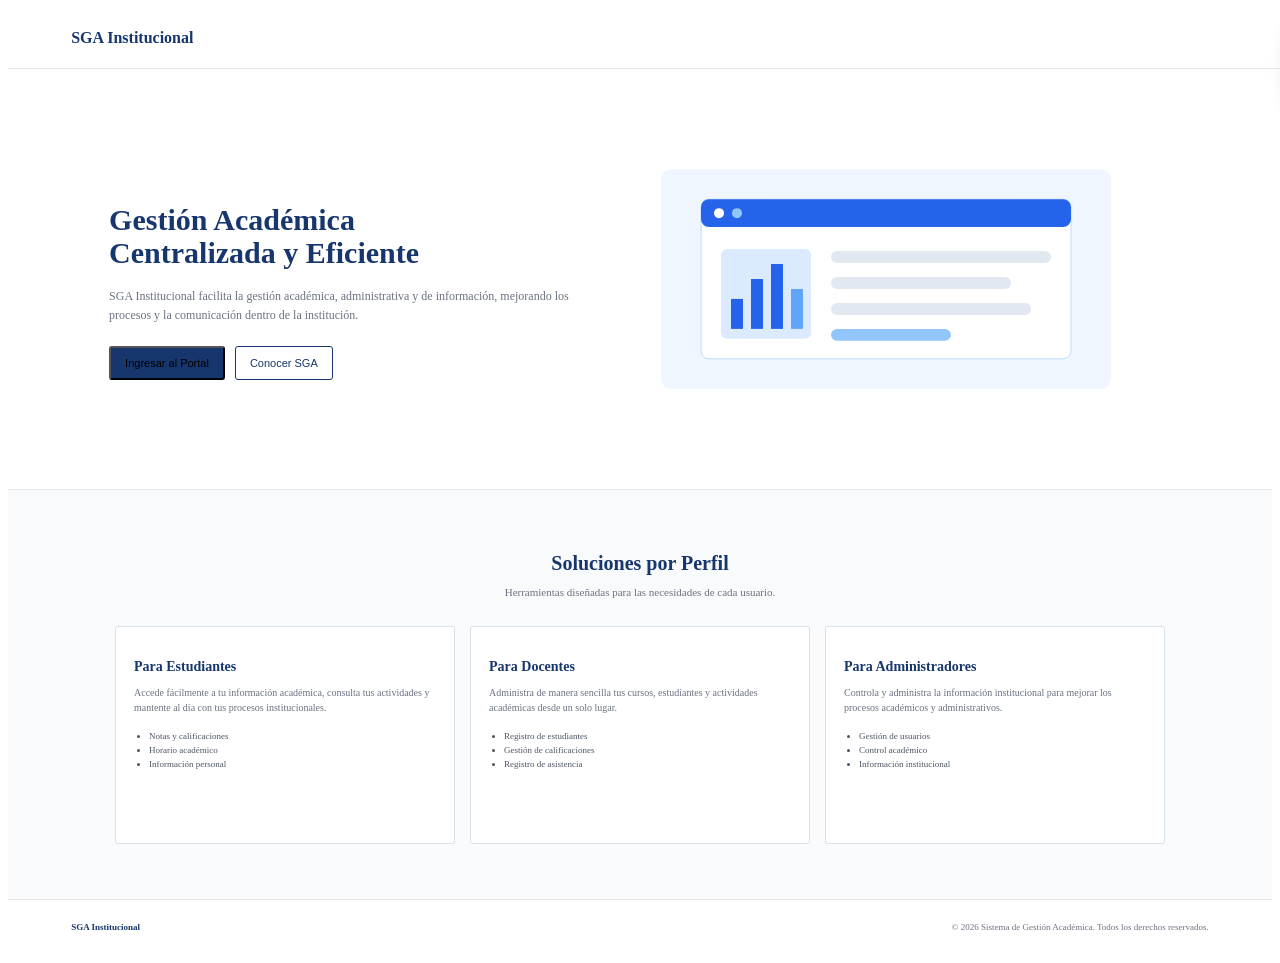
<file: html/introduccion.html>
<!DOCTYPE html>
<html lang="es">

<head>
    <meta charset="UTF-8">
    <meta name="viewport" content="width=device-width, initial-scale=1.0">

    <title>SGA Institucional</title>

    <!-- Conexión con CSS -->
    <link rel="stylesheet" href="../css/style.css">
    <link rel="stylesheet" href="../css/introduccion.css">
</head>
<body>
    <!-- BARRA DE NAVEGACIÓN -->
    <header class="navbar">
        <div class="logo">
            SGA Institucional
        </div>
    </header>

    <!-- SECCIÓN PRINCIPAL -->
    <main>
        <section class="hero">
            <div class="hero-text">
                <h1>
                    Gestión Académica<br>
                    Centralizada y Eficiente
                </h1>
                <p>
                    SGA Institucional facilita la gestión académica,
                    administrativa y de información, mejorando los
                    procesos y la comunicación dentro de la institución.
                </p>
                <div class="hero-botones">
                    <button id="btnPortal">
                        Ingresar al Portal
                    </button>
                    <button id="btnConocer" class="boton-secundario">
                        Conocer SGA
                    </button>
                </div>
            </div>
            <div class="hero-imagen">
                <img src="../img/hero_sga.svg" alt="Gestión académica">
            </div>
        </section>
        <!-- SOLUCIONES POR PERFIL -->
        <section class="perfiles" id="funcionalidades">
            <div class="titulo-seccion">
                <h2>
                    Soluciones por Perfil
                </h2>
                <p>
                    Herramientas diseñadas para las necesidades de cada usuario.
                </p>
            </div>
            <div class="tarjetas">
                <!-- ESTUDIANTES -->
                <article class="tarjeta">
                    <h3>
                        Para Estudiantes
                    </h3>
                    <p>
                        Accede fácilmente a tu información académica,
                        consulta tus actividades y mantente al día
                        con tus procesos institucionales.
                    </p>
                    <ul>
                        <li>Notas y calificaciones</li>
                        <li>Horario académico</li>
                        <li>Información personal</li>
                    </ul>
                </article>

                <!-- DOCENTES -->
                <article class="tarjeta">
                    <h3>
                        Para Docentes
                    </h3>
                    <p>
                        Administra de manera sencilla tus cursos,
                        estudiantes y actividades académicas desde
                        un solo lugar.
                    </p>
                    <ul>
                        <li>Registro de estudiantes</li>
                        <li>Gestión de calificaciones</li>
                        <li>Registro de asistencia</li>
                    </ul>
                </article>
                <!-- ADMINISTRADORES -->
                <article class="tarjeta">
                    <h3>
                        Para Administradores
                    </h3>
                    <p>
                        Controla y administra la información
                        institucional para mejorar los procesos
                        académicos y administrativos.
                    </p>
                    <ul>
                        <li>Gestión de usuarios</li>
                        <li>Control académico</li>
                        <li>Información institucional</li>
                    </ul>
                </article>
            </div>
        </section>
    </main>
    <!-- PIE DE PÁGINA -->
    <footer id="ayuda">
        <div class="footer-logo">
            SGA Institucional
        </div>
        <p>
            © 2026 Sistema de Gestión Académica. Todos los derechos reservados.
        </p>
    </footer>
    
    <script src="../js/auth.js"></script>
    <script src="../js/introduccion.js"></script>

    <div id="alerta" class="alerta">
    <div class="alerta-contenido">
        <span id="alertaIcono" class="alerta-icono">✓</span>

        <div>
            <h3 id="alertaTitulo">Éxito</h3>
            <p id="alertaMensaje">La operación se realizó correctamente.</p>
        </div>

        <button id="cerrarAlerta" class="cerrar-alerta">×</button>
    </div>
</div>
</body>
</html>
</file>
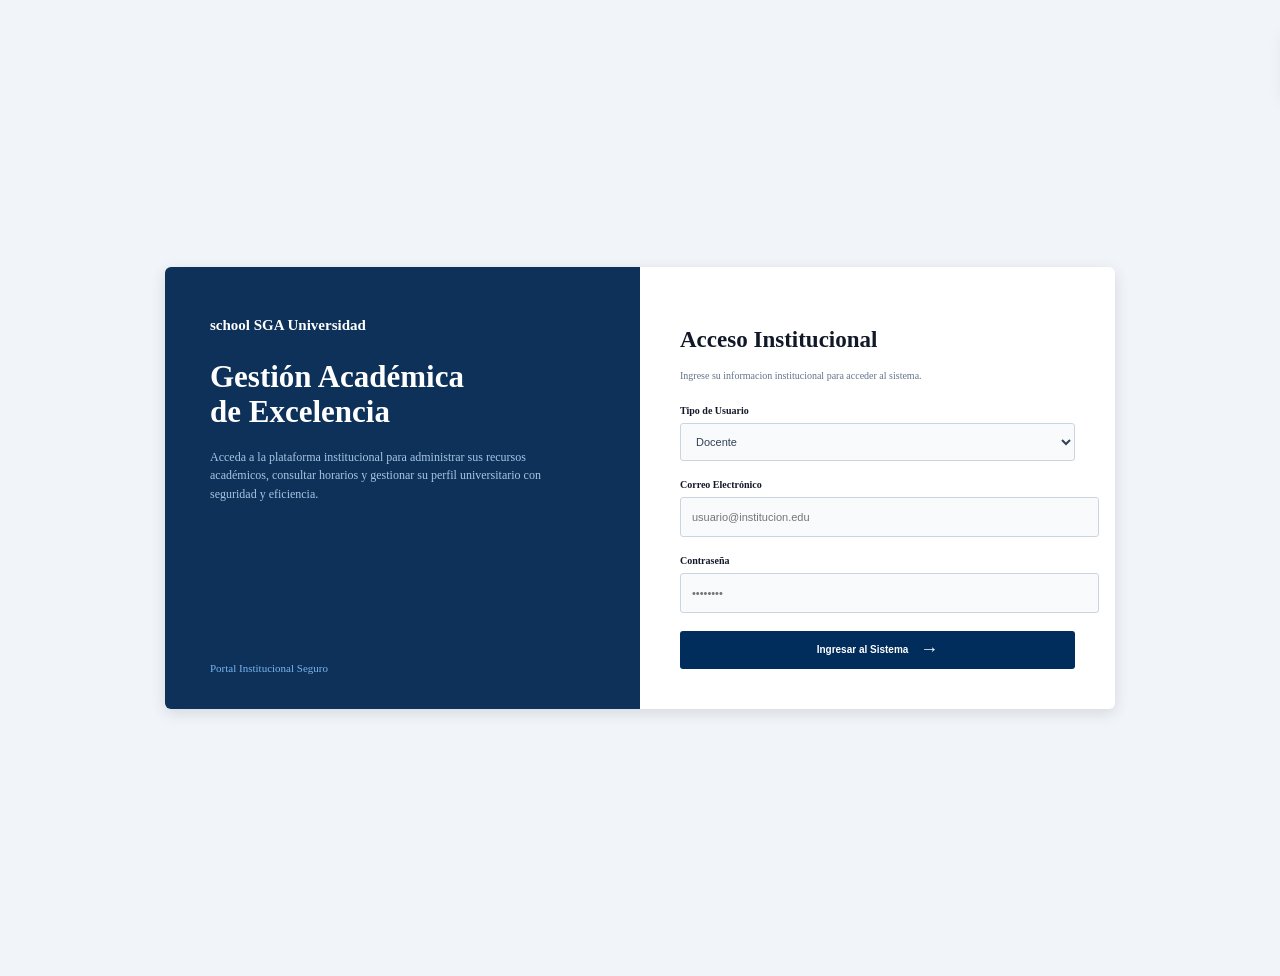
<file: html/registro.html>
<!DOCTYPE html>
<html lang="es">

<head>
    <meta charset="UTF-8">
    <meta name="viewport" content="width=device-width, initial-scale=1.0">

    <title>Acceso Institucional - SGA</title>

    <link rel="stylesheet" href="../css/style.css">
</head>
<body class="pagina-acceso">
    <main class="contenedor-acceso">
        <!-- PANEL IZQUIERDO -->
        <section class="panel-informacion">
            <div>
                <h3>
                    school SGA Universidad
                </h3>
                <h1>
                    Gestión Académica<br>
                    de Excelencia
                </h1>
                <p>
                    Acceda a la plataforma institucional para administrar
                    sus recursos académicos, consultar horarios y gestionar
                    su perfil universitario con seguridad y eficiencia.
                </p>
            </div>
            <div class="seguridad">    
            <span>Portal Institucional Seguro</span>
            </div>
        </section>
        <!-- FORMULARIO DE ACCESO -->
        <section class="formulario-acceso">
            <h2>
                Acceso Institucional
            </h2>
            <p class="descripcion-acceso">
                Ingrese su informacion institucional para acceder al sistema.
            </p>
            <form id="formRegistro">
                <p id="mensajeError" class="mensaje-error" hidden></p>
                <div class="campo-acceso">
                    <label for="tipoUsuario">
                        Tipo de Usuario
                    </label>
                    <select id="tipoUsuario">
                        <option value="docente">
                            Docente
                        </option>
                        <option value="administrador">
                            Administrador
                        </option>
                        <option value="estudiante">
                            Estudiante
                        </option>
                    </select>
                </div>

                <div class="campo-acceso">
                    <label for="correo">
                        Correo Electrónico
                    </label>
                    <input
                        type="email"
                        id="correo"
                        placeholder="usuario@institucion.edu"
                    >
                </div>

                <div class="campo-acceso">
                    <div class="label-password">
                        <label for="contrasena">
                            Contraseña
                        </label>

                    </div>
                    <input
                        type="password"
                        id="contrasena"
                        placeholder="••••••••"
                    >
                </div>
                <button
                    type="submit"
                    id="btnIngresar"
                    class="btn-ingresar"
                >
                    Ingresar al Sistema
                    <span>→</span>
                </button>
            </form>
        </section>
    </main>
    <script src="../js/auth.js"></script>
    <script src="../js/login.js"></script>

    <div id="alerta" class="alerta">
    <div class="alerta-contenido">
        <span id="alertaIcono" class="alerta-icono">✓</span>

        <div>
            <h3 id="alertaTitulo">Éxito</h3>
            <p id="alertaMensaje">La operación se realizó correctamente.</p>
        </div>

        <button id="cerrarAlerta" class="cerrar-alerta">×</button>
    </div>
</div>
</body>
</html>
</file>
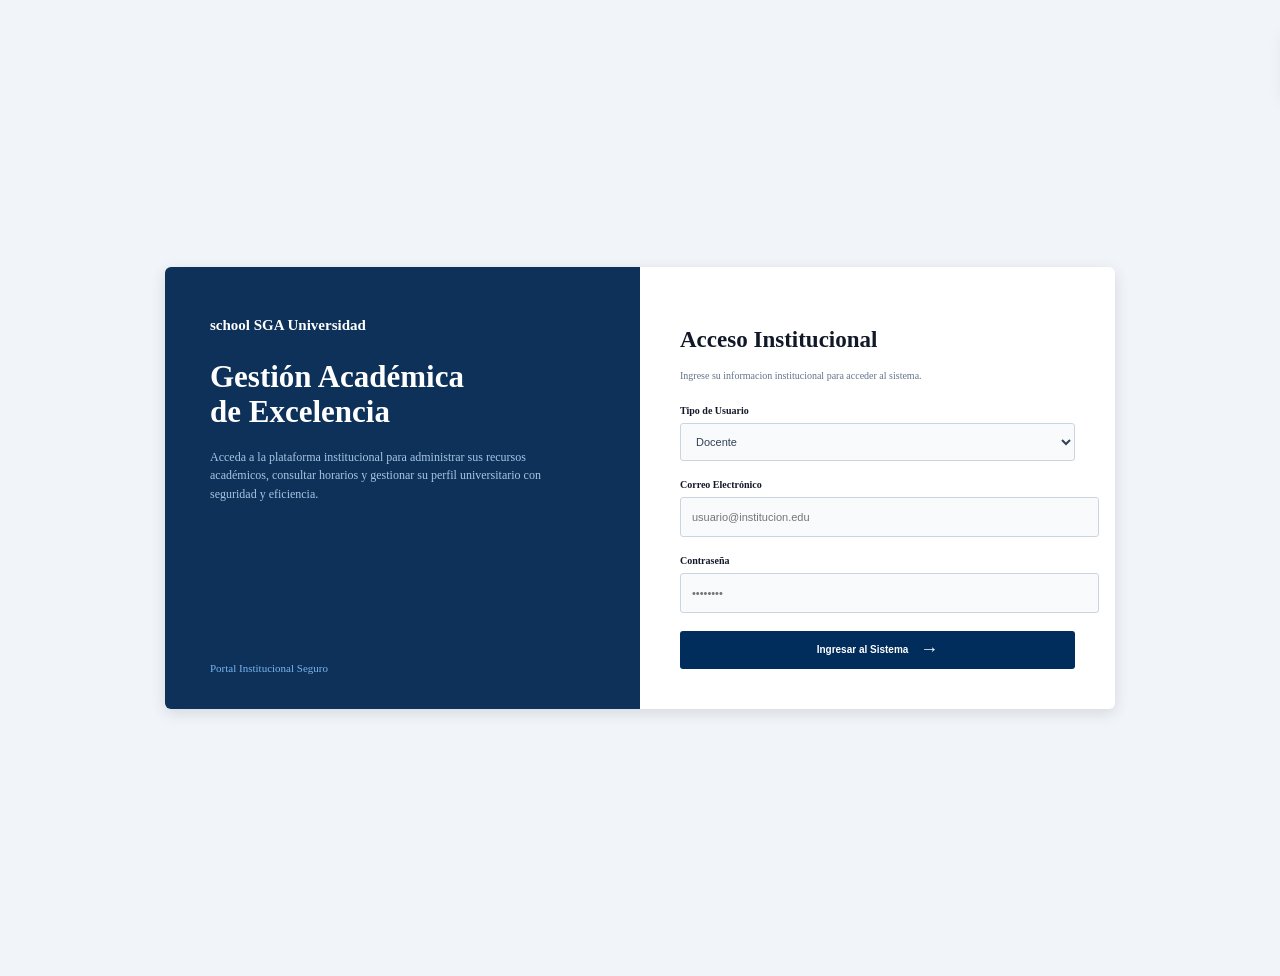
<file: admin/html/CrearGrupo.html>
<!DOCTYPE html>
<html lang="es">

<head>
    <meta charset="UTF-8">
    <meta name="viewport" content="width=device-width, initial-scale=1.0">

    <title>Crear Grupo - Academia Pro</title>

    <link rel="stylesheet" href="../css/Ges_Universidad.css">
    <link rel="stylesheet" href="../css/grupo.css">
</head>

<body>

    <!-- BARRA LATERAL -->
    <aside class="sidebar">

        <div class="logo-admin">
            <h2>Academia Pro</h2>
            <span>Portal Universitario</span>
        </div>

        <div class="usuario-admin">
            <strong>Coordinador / Admin</strong>
        </div>

        <nav class="menu">

            <a href="Ges_Universidad.html">
                 Panel de Control
            </a>

            <a href="CrearUsuario.html" >
                 Crear Usuario
            </a>

            <a href="CrearMateria.html">
                 Crear Materia
            </a>

            <a href="CrearGrupo.html" class="activo">
                 Crear Grupo
            </a>

            <a href="../../html/registro.html" id="btnCerrarSesion">
                 Cerrar Sesión
            </a>
        </nav>
    </aside>

    <!-- CONTENIDO PRINCIPAL -->
    <main class="contenido">
        <!-- BARRA SUPERIOR -->
        <header class="topbar">

            <div class="ruta">
                <strong>Academia Pro</strong>
                <span>/ Crear Grupo</span>
            </div>

            <div class="perfil">

                <span>1</span>
                <span>2</span>

                <div>
                    <strong>Dr. Carlos Mendoza</strong>
                    <small>Administrador / Central</small>
                </div>

                <div class="avatar">
                    CM
                </div>
            </div>
        </header>

        <!-- ENCABEZADO -->
        <section class="encabezado-grupo">

            <h1>
                Configuración y Asignación de Grupo
            </h1>

            <p>
                Defina los parámetros académicos, docentes y logísticos
                para la apertura de un nuevo grupo.
            </p>

        </section>

        <!-- FORMULARIO -->
        <section class="formulario-grupo">
            <form id="formGrupo">
                <!-- IDENTIFICACIÓN -->
                <div class="seccion-formulario">

                    <h2>
                        Identificación del Grupo
                    </h2>

                    <div class="linea-formulario">

                        <div class="campo-grupo">

                            <label for="codigoGrupo">
                                Código del Grupo *
                            </label>

                            <input
                                type="text"
                                id="codigoGrupo"
                                placeholder="Ej. MAT-101-A"
                            >

                        </div>

                        <div class="campo-grupo">

                            <label for="periodo">
                                Semestre / Período *
                            </label>

                            <select id="periodo">

                                <option value="">
                                    Seleccione un período
                                </option>

                                <option value="2026-I">
                                    2026-I
                                </option>

                                <option value="2026-II">
                                    2026-II
                                </option>

                                <option value="2027-I">
                                    2027-I
                                </option>
                            </select>
                        </div>
                    </div>
                </div>

                <!-- ASIGNACIÓN ACADÉMICA -->
                <div class="seccion-formulario">

                    <h2>
                        Asignación Académica
                    </h2>
                    <div class="linea-formulario">
                        <div class="campo-grupo">

                            <label for="materia">
                                Materia *
                            </label>

                            <select id="materia">

                                <option value="">
                                    Buscar materia...
                                </option>

                                <option value="Calculo Diferencial">
                                    Cálculo Diferencial
                                </option>

                                <option value="Fisica Clasica">
                                    Física Clásica
                                </option>

                                <option value="Programacion">
                                    Programación
                                </option>

                                <option value="Algebra Lineal">
                                    Álgebra Lineal
                                </option>
                            </select>
                        </div>

                        <div class="campo-grupo">

                            <label for="docente">
                                Docente Asignado *
                            </label>

                            <select id="docente">

                                <option value="">
                                    Seleccionar docente...
                                </option>

                                <option value="Carlos Ruiz">
                                    Carlos Ruiz
                                </option>

                                <option value="Elena Marquez">
                                    Elena Márquez
                                </option>

                                <option value="Ana Gomez">
                                    Ana Gómez
                                </option>
                            </select>
                        </div>
                    </div>
                </div>

                <!-- DETALLES LOGÍSTICOS -->
                <div class="seccion-formulario">

                    <h2>
                        Detalles Logísticos
                    </h2>

                    <div class="linea-formulario">
                        <div class="campo-grupo campo-capacidad">

                            <label for="capacidad">
                                Capacidad Máx. *
                            </label>

                            <input
                                type="number"
                                id="capacidad"
                                placeholder="30"
                                min="1"
                            >
                        </div>

                        <div class="campo-grupo">

                            <label for="aula">
                                Aula Preferida
                            </label>

                            <input
                                type="text"
                                id="aula"
                                placeholder="Ej. Edificio A - Lab 3"
                            >
                        </div>
                    </div>
                </div>

                <!-- BOTONES -->
                <a href="Ges_Universidad.html" class="btn-cancelar">
                     Cancelar
                </a>

                <button type="submit" id="btnGuardarGrupo">
                     Guardar Grupo
                </button>
            </form>
        </section>
    </main>
    <script src="../../js/auth.js" data-rol="administrador"></script>
    <script src="../../js/almacen.js"></script>
    <script src="../js/grupo.js"></script>



    <div id="alerta" class="alerta">
    <div class="alerta-contenido">
        <span id="alertaIcono" class="alerta-icono">✓</span>

        <div>
            <h3 id="alertaTitulo">Éxito</h3>
            <p id="alertaMensaje">La operación se realizó correctamente.</p>
        </div>

        <button id="cerrarAlerta" class="cerrar-alerta">×</button>
</div>
</body>
</html>
</file>
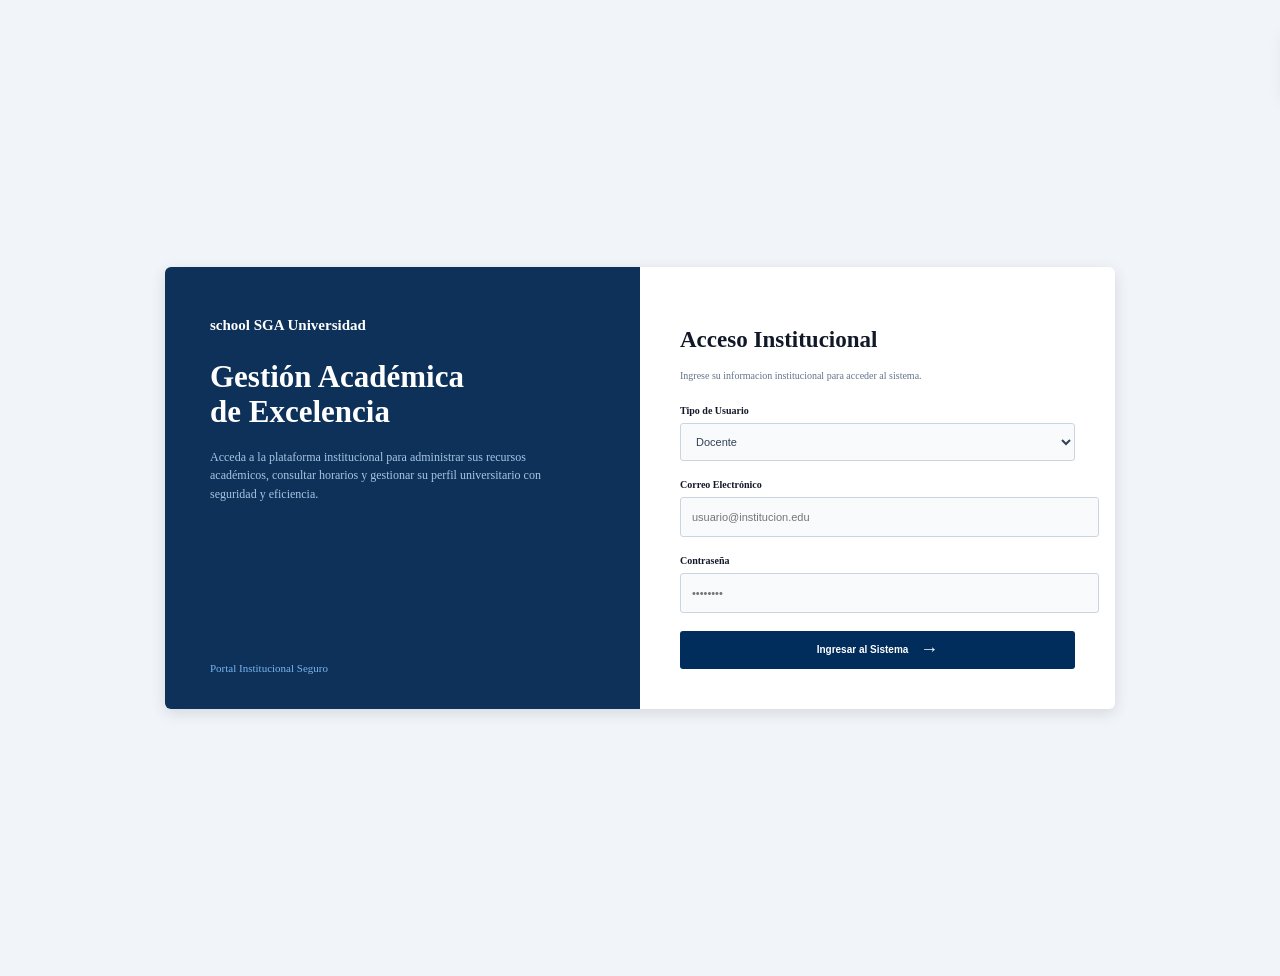
<file: admin/html/CrearMateria.html>
<!DOCTYPE html>
<html lang="es">

<head>
    <meta charset="UTF-8">
    <meta name="viewport" content="width=device-width, initial-scale=1.0">

    <title>Crear Materia | Academia Pro</title>

    <link rel="stylesheet" href="../css/materia.css">
</head>

<body>
    <aside class="sidebar">
        <div class="logo">
            <h2>Academia Pro</h2>
            <p>PORTAL UNIVERSITARIO</p>
        </div>

        <div class="perfil-admin">
            <strong>Administrador</strong>
            <span>Panel administrativo</span>
        </div>
        <nav class="menu">
            <a href="Ges_Universidad.html">
                 Panel de Control
            </a>

            <a href="CrearUsuario.html">
                 Crear Usuario
            </a>

            <a href="CrearMateria.html" class="activo">
                 Crear Materia
            </a>

            <a href="CrearGrupo.html">
                 Crear Grupo
            </a>

            <a href="../../html/registro.html" id="btnCerrarSesion">
                 Cerrar Sesión
            </a>
        </nav>
    </aside>
    <main class="contenido">
        <header class="barra-superior">
            <div class="ruta">
                <strong>Academia Pro</strong>
                <span>/ Crear Materia</span>
            </div>

            <div class="usuario-superior">
                <span>Administrador</span>
                <div class="avatar">AD</div>
            </div>
        </header>

        <main>

                    <section class="tabla-contenedor">
            <div class="cabecera-tabla">

                <div>
                    <h2>Asignaturas Registradas</h2>

                    <p>
                        Catálogo unificado de asignaturas activas.
                    </p>
                </div>

                <input
                    type="text"
                    id="buscarMateria"
                    placeholder="Buscar materia..."
                >
            </div>

            <table>
                <thead>
                    <tr>
                        <th>Código</th>
                        <th>Nombre</th>
                        <th>Programa</th>
                        <th>Nivel</th>
                        <th>Tipo</th>
                        <th>Créditos</th>
                        <th>Acciones</th>
                    </tr>
                </thead>
                <tbody id="tablaCuerpo"></tbody>
            </table>
        </section>

        </main>
        <section class="encabezado">
            <div>
                <small>ADMINISTRACIÓN ACADÉMICA</small>
                <h1>Catálogo de Asignaturas & Plan Curricular</h1>
                <p>
                    Configure las materias, créditos y requisitos
                    del plan académico institucional.
                </p>
            </div>

            <div class="acciones-superiores">

                <button type="button" id="btnVersiones">
                     Versiones Curriculares
                </button>

                <button type="button" id="btnImportar">
                     Importar Excel
                </button>

                <input
                    type="file"
                    id="archivoExcel"
                    accept=".xlsx,.xls,.csv"
                    hidden
                >
            </div>
        </section>
        <section class="aviso">

            <div class="aviso-icono">▣</div>

            <div>
                <strong>Sistema Nacional de Acreditación Curricular Activo</strong>

                <p>
                    Cada asignatura debe cumplir los parámetros académicos institucionales.
                </p>
            </div>
        </section>
        <form id="formMateria">

            <section class="bloque">

                <div class="titulo-bloque">
                    <span>1</span>
                    <h2>Datos de Identificación</h2>
                </div>

                <div class="campos">

                    <div class="campo">
                        <label for="codigoMateria">
                            Código de Materia *
                        </label>

                        <input
                            type="text"
                            id="codigoMateria"
                            placeholder="SYS-304"
                            required
                        >
                    </div>

                    <div class="campo">
                        <label for="nombreMateria">
                            Nombre de la Asignatura *
                        </label>

                        <input
                            type="text"
                            id="nombreMateria"
                            placeholder="Arquitectura de Microservicios"
                            required
                        >
                    </div>

                    <div class="campo">
                        <label for="formatoCodigo">
                            Formato del Código
                        </label>

                        <select id="formatoCodigo">
                            <option value="alfanumerico">
                                Letras y números
                            </option>

                            <option value="numerico">
                                Numérico
                            </option>
                        </select>
                    </div>

                    <div class="campo">
                        <label for="facultad">
                            Facultad Académica *
                        </label>

                        <select id="facultad" required>
                            <option value="">
                                Seleccione una facultad
                            </option>

                            <option value="Ingeniería">
                                Ingeniería y Ciencias Aplicadas
                            </option>

                            <option value="Salud">
                                Ciencias de la Salud
                            </option>

                            <option value="Economía">
                                Ciencias Económicas
                            </option>
                        </select>
                    </div>

                    <div class="campo">
                        <label for="programa">
                            Programa de Estudio *
                        </label>

                        <select id="programa" required>
                            <option value="">
                                Seleccione un programa
                            </option>

                            <option value="Ingeniería de Sistemas">
                                Ingeniería de Sistemas
                            </option>

                            <option value="Ingeniería Industrial">
                                Ingeniería Industrial
                            </option>

                            <option value="Administración">
                                Administración de Empresas
                            </option>
                        </select>
                    </div>
                </div>
            </section>

            <section class="bloque">
                <div class="titulo-bloque">
                    <span>2</span>
                    <h2>Créditos, Horas y Modalidad</h2>
                </div>
                <div class="campos">
                    <div class="campo">
                        <label for="creditos">
                            Créditos Totales *
                        </label>

                        <input
                            type="number"
                            id="creditos"
                            min="1"
                            placeholder="4"
                            required
                        >
                    </div>

                    <div class="campo">
                        <label for="horasTeoricas">
                            Horas Teóricas por Semana *
                        </label>

                        <input
                            type="number"
                            id="horasTeoricas"
                            min="0"
                            placeholder="3"
                            required
                        >
                    </div>
                    <div class="campo">
                        <label for="horasPracticas">
                            Horas Prácticas por Semana *
                        </label>

                        <input
                            type="number"
                            id="horasPracticas"
                            min="0"
                            placeholder="2"
                            required
                        >
                    </div>
                    <div class="campo">
                        <label for="nivel">
                            Nivel o Semestre *
                        </label>

                        <select id="nivel" required>
                            <option value="">
                                Seleccione
                            </option>
                            <option value="1">1° Semestre</option>
                            <option value="2">2° Semestre</option>
                            <option value="3">3° Semestre</option>
                            <option value="4">4° Semestre</option>
                            <option value="5">5° Semestre</option>
                            <option value="6">6° Semestre</option>
                            <option value="7">7° Semestre</option>
                            <option value="8">8° Semestre</option>
                        </select>
                    </div>
                    <div class="campo">
                        <label for="tipoAsignatura">
                            Tipo de Asignatura *
                        </label>
                        <select id="tipoAsignatura" required>
                            <option value="">
                                Seleccione
                            </option>
                            <option value="Obligatoria">
                                Obligatoria
                            </option>
                            <option value="Electiva">
                                Electiva
                            </option>
                            <option value="Práctica">
                                Práctica
                            </option>
                        </select>
                    </div>
                </div>
            </section>
            <section class="bloque">
                <div class="titulo-bloque">
                    <span>3</span>
                    <h2>Malla Curricular y Sílabo</h2>
                </div>
                <div class="campos">
                    <div class="campo">
                        <label for="prerrequisitos">
                            Prerrequisitos Académicos
                        </label>

                        <textarea
                            id="prerrequisitos"
                            placeholder="Ejemplo: Matemáticas I"
                        ></textarea>
                    </div>

                    <div class="campo">
                        <label for="correquisitos">
                            Correquisitos Simultáneos
                        </label>

                        <textarea
                            id="correquisitos"
                            placeholder="Ejemplo: Laboratorio de Física"
                        ></textarea>
                    </div>

                    <div class="campo campo-completo">
                        <label for="descripcion">
                            Descripción del Sílabo
                        </label>
                        <textarea
                            id="descripcion"
                            placeholder="Describa los contenidos y objetivos de la asignatura"
                        ></textarea>
                    </div>
                </div>
            </section>
            <div class="botones">

                <button
                    type="button"
                    id="btnDescartar"
                    class="btn-secundario"
                >
                     Descartar
                </button>

                <button
                    type="button"
                    id="btnVista"
                    class="btn-secundario"
                >
                     Vista Previa
                </button>

                <button
                    type="submit"
                    id="btnGuardarMateria"
                    class="btn-principal"
                >
                    Guardar Materia
                </button>
            </div>
        </form>


    </main>
    <script src="../../js/auth.js" data-rol="administrador"></script>
    <script src="../../js/almacen.js"></script>
    <script src="../js/materia.js"></script>

    <div id="alerta" class="alerta">
    <div class="alerta-contenido">
        <span id="alertaIcono" class="alerta-icono">✓</span>

        <div>
            <h3 id="alertaTitulo">Éxito</h3>
            <p id="alertaMensaje">La operación se realizó correctamente.</p>
        </div>

        <button id="cerrarAlerta" class="cerrar-alerta">×</button>
    </div>

</body>
</html>
</file>
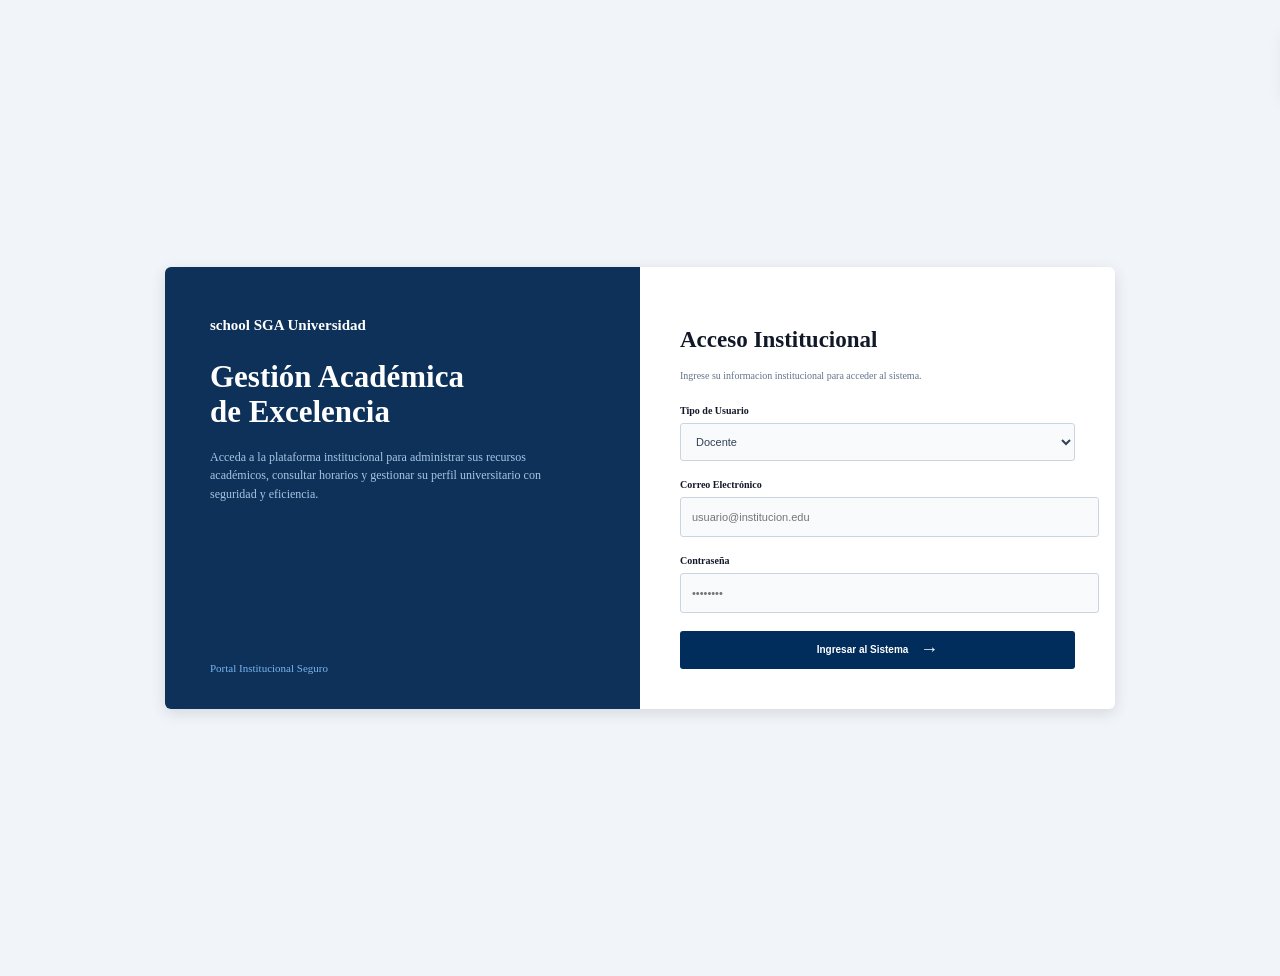
<file: admin/html/CrearUsuario.html>
<!DOCTYPE html>
<html lang="es">

<head>
    <meta charset="UTF-8">
    <meta name="viewport" content="width=device-width, initial-scale=1.0">

    <title>Registro de Usuario - Academia Pro</title>

    <link rel="stylesheet" href="../css/Ges_Universidad.css">
    <link rel="stylesheet" href="../css/usuario.css">
</head>

<body>
    <!-- BARRA LATERAL -->
    <aside class="sidebar">
        <div class="logo-admin">
            <h2>Academia Pro</h2>
            <span>PORTAL UNIVERSITARIO</span>
        </div>

        <div class="usuario-admin">
            <strong>Dr. Carlos Mendoza</strong>
            <small>Administrador Central</small>
        </div>
        <nav class="menu">
            <a href="Ges_Universidad.html">
                 Panel de Control
            </a>
            
            <a href="CrearUsuario.html" class="activo">
                 Crear Usuario
            </a>

            <a href="CrearMateria.html">
                 Crear Materia
            </a>

            <a href="CrearGrupo.html">
                 Crear Grupo
            </a>

            <a href="../../html/registro.html" id="btnCerrarSesion">
                 Cerrar Sesión
            </a>
        </nav>
    </aside>
    <!-- CONTENIDO PRINCIPAL -->
    <main class="contenido">
        <!-- BARRA SUPERIOR -->
        <header class="topbar">
            <div class="ruta">
                <strong>Academia Pro</strong>
                <span>/ Crear Usuario</span>
            </div>

            <div class="perfil">

                <span>1</span>
                <span>2</span>
                <div>
                    <strong>Dr. Carlos Mendoza</strong>
                    <small>Administrador Central</small>
                </div>

                <div class="avatar">
                    CM
                </div>
            </div>
        </header>
        <!-- ENCABEZADO -->
        <section class="encabezado-usuario">
            <div>
                <div class="titulo-superior">
                    INICIO 1 DE 4
                </div>

                <h1>
                    Registro de Usuario Institucional
                </h1>
                <p>
                    Cree y configure un nuevo usuario para el sistema académico.
                </p>
            </div>
            <div class="acciones-superiores">
                <span class="etiqueta-periodo">
                    Período 2025-I
                </span>
                <button id="btnCargaMasiva">
                     Carga Masiva (.CSV)
                </button>
            </div>
        </section>
        <!-- FORMULARIO -->
        <section class="area-formulario">
            <form id="formUsuario">
                <!-- PASO 1: PERFIL -->
                <div class="bloque-formulario">

                    <div class="paso">
                        PASO 1 DE 4
                    </div>

                    <h2>
                        Tipo de Perfil a Vincular
                    </h2>

                    <div class="perfiles-usuario">
                        <label class="perfil-opcion">
                            <input
                                type="radio"
                                name="tipoPerfil"
                                value="estudiante"
                            >
                            <div class="perfil-contenido">
                                <div class="perfil-icono">
                                </div>
                                <h3>
                                    Estudiante Regular / Becado
                                </h3>
                                <p>
                                    Gestión académica, liquidación financiera,
                                    registro curricular y experiencia académica.
                                </p>
                            </div>
                        </label>
                        <label class="perfil-opcion">
                            <input
                                type="radio"
                                name="tipoPerfil"
                                value="docente"
                            >
                            <div class="perfil-contenido">
                                <div class="perfil-icono">
                                </div>
                                <h3>
                                    Cuerpo Docente / Investigador
                                </h3>
                                <p>
                                    Habilita asignación de horas cátedra,
                                    rubricas de evaluación y gestión académica.
                                </p>
                            </div>
                        </label>
                    </div>
                </div>
                <!-- PASO 2: DATOS PERSONALES -->
                <div class="bloque-formulario">
                    <div class="titulo-bloque">
                        <span>2</span>
                        <h2>Datos Personales y Ciudadanos</h2>
                    </div>
                    <div class="grid-campos">
                        <div class="campo-usuario">
                            <label for="nombres">
                                Primer y Segundo Nombre *
                            </label>
                            <input
                                type="text"
                                id="nombres"
                                placeholder="Ej. Mateo Alejandro"
                            >
                        </div>
                        <div class="campo-usuario">
                            <label for="apellidos">
                                Apellidos Completos *
                            </label>
                            <input
                                type="text"
                                id="apellidos"
                                placeholder="Ej. Rodríguez Pérez"
                            >
                        </div>
                        <div class="campo-usuario">
                            <label for="tipoDocumento">
                                Tipo de Documento *
                            </label>
                            <select id="tipoDocumento">
                                <option value="">
                                    Cédula de Ciudadanía
                                </option>
                                <option value="cc">
                                    Cédula de Ciudadanía
                                </option>
                                <option value="ti">
                                    Tarjeta de Identidad
                                </option>

                                <option value="ce">
                                    Cédula de Extranjería
                                </option>
                            </select>
                        </div>
                        <div class="campo-usuario">
                            <label for="numeroDocumento">
                                Número de Identificación *
                            </label>

                            <input
                                type="text"
                                id="numeroDocumento"
                                placeholder="Ej. 1028765432"
                            >
                        </div>

                        <div class="campo-usuario">
                            <label for="fechaNacimiento">
                                Fecha de Nacimiento *
                            </label>

                            <input
                                type="date"
                                id="fechaNacimiento"
                            >
                        </div>

                        <div class="campo-usuario">
                            <label for="genero">
                                Género Legal
                            </label>

                            <select id="genero">
                                <option value="">
                                    Seleccione
                                </option>

                                <option value="masculino">
                                    Masculino
                                </option>

                                <option value="femenino">
                                    Femenino
                                </option>

                                <option value="otro">
                                    Otro
                                </option>
                            </select>
                        </div>
                    </div>
                </div>
                <!-- PASO 3: CONTACTO -->
                <div class="bloque-formulario">
                    <div class="titulo-bloque">
                        <span>3</span>
                        <h2>Canales de Contacto e Identidad Digital</h2>
                    </div>

                    <div class="grid-campos">
                        <div class="campo-usuario">
                            <label for="correoInstitucional">
                                Correo Institucional Asignado *
                            </label>

                            <input
                                type="email"
                                id="correoInstitucional"
                                placeholder="m.restrepo@universidad.edu"
                            >
                        </div>
                        <div class="campo-usuario">
                            <label for="correoPersonal">
                                Correo Electrónico Personal
                            </label>

                            <input
                                type="email"
                                id="correoPersonal"
                                placeholder="m.restrepo.personal@gmail.com"
                            >
                        </div>
                        <div class="campo-usuario">
                            <label for="telefono">
                                Teléfono Móvil / WhatsApp *
                            </label>

                            <input
                                type="tel"
                                id="telefono"
                                placeholder="+57 314 890 1234"
                            >
                        </div>
                        <div class="campo-usuario campo-completo">
                            <label for="direccion">
                                Dirección Residencial
                            </label>
                            <input
                                type="text"
                                id="direccion"
                                placeholder="Calle 45 # 12-80 Apto 402"
                            >
                        </div>
                    </div>
                </div>
                <!-- PASO 4: MATRÍCULA -->
                <div class="bloque-formulario">
                    <div class="titulo-bloque">
                        <span>4</span>
                        <h2>Parámetros Académicos de Matrícula</h2>
                    </div>
                    <div class="grid-campos">
                        <div class="campo-usuario">
                            <label for="programa">
                                Programa / Carrera Asignada *
                            </label>

                            <select id="programa">

                                <option value="">
                                    Seleccione un programa
                                </option>

                                <option value="ingenieria-sistemas">
                                    Ingeniería de Sistemas
                                </option>

                                <option value="ingenieria-industrial">
                                    Ingeniería Industrial
                                </option>

                                <option value="administracion">
                                    Administración de Empresas
                                </option>
                            </select>
                        </div>
                        <div class="campo-usuario">
                            <label for="semestre">
                                Semestre Inicial *
                            </label>
                            <select id="semestre">

                                <option value="">
                                    Seleccione
                                </option>

                                <option value="1">
                                    1° Semestre
                                </option>

                                <option value="2">
                                    2° Semestre
                                </option>

                                <option value="3">
                                    3° Semestre
                                </option>

                                <option value="4">
                                    4° Semestre
                                </option>

                                <option value="5">
                                    5° Semestre
                                </option>
                            </select>
                        </div>
                        <div class="campo-usuario">
                            <label for="jornada">
                                Jornada
                            </label>
                            <select id="jornada">
                                <option value="">
                                    Seleccione jornada
                                </option>

                                <option value="diurna">
                                    Diurna
                                </option>

                                <option value="nocturna">
                                    Nocturna
                                </option>
                            </select>
                        </div>
                    </div>
                    <div class="opciones-estado">
                        <div>
                            <label>
                                Estado Inicial del Estudiante
                            </label>
                            <div class="radio-grupo">
                                <label>
                                    <input
                                        type="radio"
                                        name="estado"
                                        value="activo"
                                        checked
                                    >
                                    Activo Regular
                                </label>

                                <label>
                                    <input
                                        type="radio"
                                        name="estado"
                                        value="becado"
                                    >
                                    Becado / Convenio
                                </label>
                            </div>
                        </div>
                        <div>
                            <label>
                                Modalidad de Formación
                            </label>
                            <div class="radio-grupo">
                                <label>
                                    <input
                                        type="radio"
                                        name="modalidad"
                                        value="presencial"
                                        checked
                                    >
                                    Presencial Campus
                                </label>
                                <label>
                                    <input
                                        type="radio"
                                        name="modalidad"
                                        value="hibrido"
                                    >
                                    Híbrido / Virtual
                                </label>
                            </div>
                        </div>
                    </div>
                </div>
                <!-- PASO 5: SEGURIDAD -->
                <div class="bloque-formulario">
                    <div class="titulo-bloque">
                        <span>5</span>
                        <h2>Seguridad y Credenciales Provisionales</h2>
                    </div>
                    <div class="seguridad-grid">
                        <div class="campo-usuario">
                            <label for="contrasena">
                                Contraseña Temporal de Acceso
                            </label>

                            <input
                                type="password"
                                id="contrasena"
                                placeholder="Temporal2025!"
                            >
                            <small>
                                El usuario deberá cambiar la contraseña
                                en el primer inicio de sesión.
                            </small>
                        </div>
                        <div class="opciones-seguridad">
                            <label>
                                <input
                                    type="checkbox"
                                    id="cambioClave"
                                    checked
                                >
                                Forzar cambio de clave
                            </label>
                            <label>
                                <input
                                    type="checkbox"
                                    id="notificarCorreo"
                                    checked
                                >
                                Notificar credenciales vía correo
                            </label>
                        </div>
                    </div>
                </div>
                <!-- BOTONES -->
                <div class="botones-usuario">
                    <button type="button" id="btnDescartar">
                         Descartar Registro
                    </button>
                    <button type="button" id="btnGuardar">
                         Guardar Borrador
                    </button>
                    <button type="submit" id="btnRegistrar">
                         Registrar y Crear Usuario
                    </button>
                </div>
            </form>
        </section>
    </main>
    <script src="../../js/auth.js" data-rol="administrador"></script>
    <script src="../../js/almacen.js"></script>
    <script src="../js/usuario.js"></script>

    <div id="alerta" class="alerta">
    <div class="alerta-contenido">
        <span id="alertaIcono" class="alerta-icono">✓</span>

        <div>
            <h3 id="alertaTitulo">Éxito</h3>
            <p id="alertaMensaje">La operación se realizó correctamente.</p>
        </div>

        <button id="cerrarAlerta" class="cerrar-alerta">×</button>
    </div>
</div>
</body>
</html>
</file>
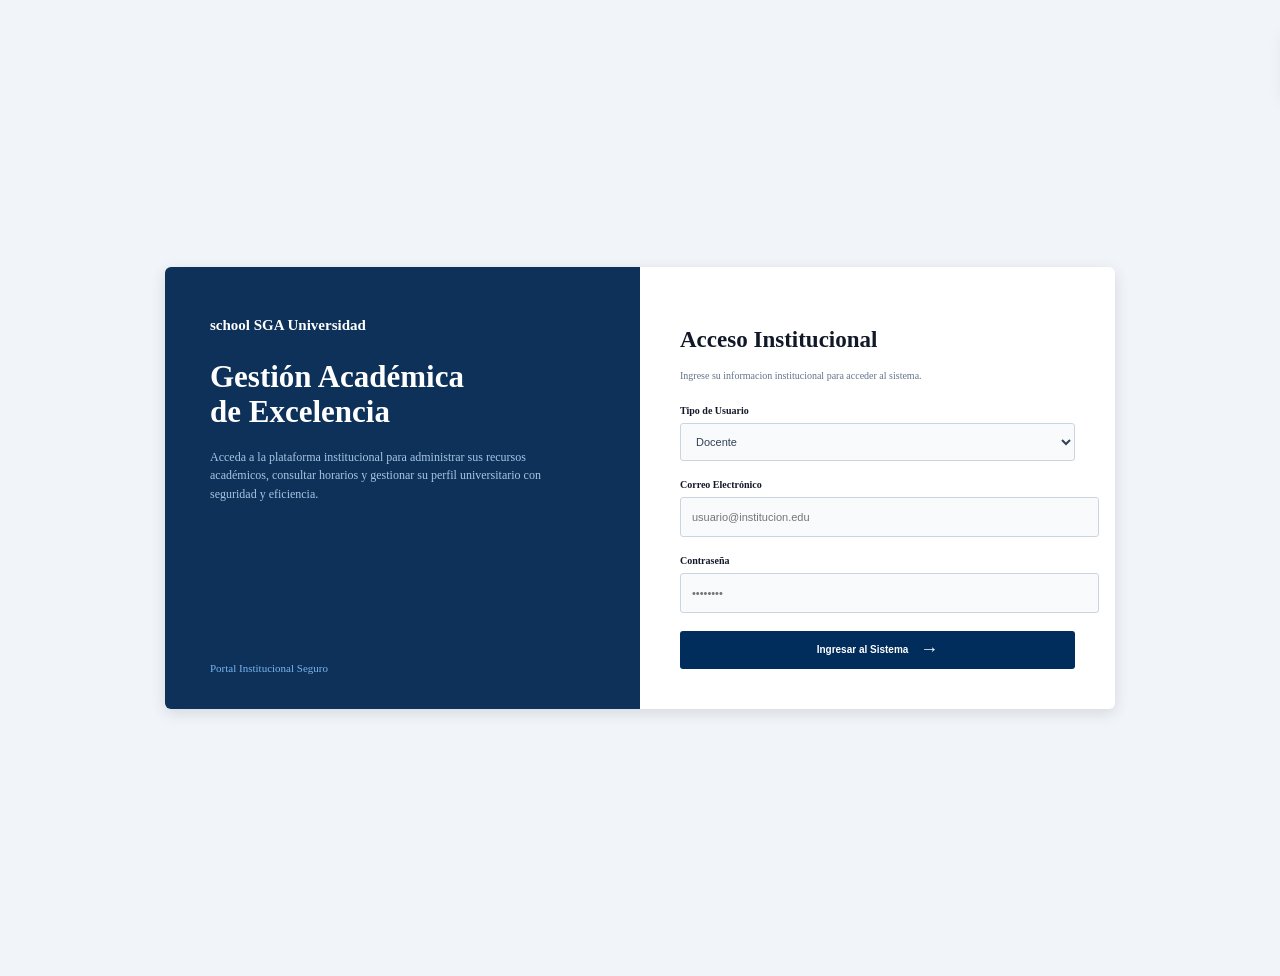
<file: admin/html/Ges_Universidad.html>
<!DOCTYPE html>
<html lang="es">

<head>
    <meta charset="UTF-8">
    <meta name="viewport" content="width=device-width, initial-scale=1.0">

    <title>Panel de Control - Administración</title>

    <!-- Conexión con CSS del módulo Admin -->
    <link rel="stylesheet" href="../css/Ges_Universidad.css">
</head>

<body>
    <!-- BARRA LATERAL -->
    <aside class="sidebar">
        <div class="logo-admin">
            <h2>Academia Pro</h2>
            <span>Portal Universitario</span>
        </div>
        <div class="usuario-admin">
            <strong data-usuario-nombre>Coordinador</strong>
        </div>
       <nav class="menu">
            <a href="Ges_Universidad.html">
                 Panel de Control
            </a>

            <a href="CrearUsuario.html">
                 Crear Usuario
            </a>

            <a href="CrearMateria.html">
                 Crear Materia
            </a>

            <a href="CrearGrupo.html">
                 Crear Grupo
            </a>

            <a href="../../html/registro.html" id="btnCerrarSesion">
                 Cerrar Sesión
            </a>
        </nav>
        </nav>
    </aside>
    <!-- CONTENIDO PRINCIPAL -->
    <main class="contenido">
        <!-- BARRA SUPERIOR -->
        <header class="topbar">
            <div class="buscador">
                <input
                    type="text"
                    id="buscar"
                    placeholder="Buscar..."
                >
            </div>
            <div class="perfil">
                <span>♧</span>
                <span>◐</span>
                <div>
                    <strong>Dr. Carlos Mendoza</strong>
                    <small>Administrador</small>
                </div>
                <div class="avatar">
                    CM
                </div>
            </div>
        </header>
        <!-- ENCABEZADO -->
        <section class="encabezado-panel">
            <div>
                <h1>
                    Panel de Control Principal - Gestión Universitaria
                </h1>
                <p>
                    Resumen general de gestión académica y administrativa.
                </p>
            </div>
            <div class="acciones-panel">
                <button id="btnReporte">
                    Reporte<br>Rápido
                </button>
                <button id="btnSincronizar">
                    ⇅ Sincronizar<br>Datos
                </button>
            </div>
        </section>
        <!-- TARJETAS DE INFORMACIÓN -->
        <section class="estadisticas">
            <div class="estadistica">
                <div>
                    <span>Materias Activas</span>
                    <strong>142</strong>
                    <small>↗ 5% este semestre</small>
                </div>
                <div class="icono-estadistica">
                    
                </div>
            </div>
            <div class="estadistica">
                <div>
                    <span>Usuarios del Sistema</span>
                    <strong>1,248</strong>
                    <small>Docentes y Estudiantes activos</small>
                </div>

                <div class="icono-estadistica">
                </div>
            </div>
            <div class="estadistica">
                <div>
                    <span>Grupos y Períodos</span>
                    <strong>38</strong>
                    <small>Período Académico 2024-II</small>
                </div>
                <div class="icono-estadistica">
                </div>
            </div>
        </section>
        <!-- TABLaS -->
        <section class="tablas">
            <!-- MATERIAS -->
            <div class="tabla-contenedor">
                <div class="titulo-tabla">
                    <h2>
                        Gestión de Materias
                    </h2>
                    <a href="#">
                        Ver todas
                    </a>
                </div>
                <table>
                    <thead>
                        <tr>
                            <th>Código</th>
                            <th>Materia</th>
                            <th>Estado</th>
                            <th>Acciones</th>
                        </tr>
                    </thead>
                    <tbody>
                        <tr>
                            <td>MAT-101</td>
                            <td>Cálculo Diferencial</td>
                            <td>
                                <span class="estado activo-estado">
                                    ACTIVO
                                </span>
                            </td>
                            <td>✎ ◉</td>
                        </tr>
                        <tr>
                            <td>FIS-201</td>
                            <td>Física Clásica</td>
                            <td>
                                <span class="estado activo-estado">
                                    ACTIVO
                                </span>
                            </td>
                            <td>✎ ◉</td>
                        </tr>
                        <tr>
                            <td>HIS-105</td>
                            <td>Historia Moderna</td>
                            <td>
                                <span class="estado inactivo-estado">
                                    INACTIVO
                                </span>
                            </td>
                            <td>✎ ◉</td>
                        </tr>
                    </tbody>
                </table>
            </div>
            <!-- DOCENTES -->
            <div class="tabla-contenedor">
                <div class="titulo-tabla">
                    <h2>
                        Gestión de Docentes
                    </h2>
                    <a href="#">
                        Ver todos
                    </a>
                </div>
                <table>
                    <thead>
                        <tr>
                            <th>ID</th>
                            <th>Docente</th>
                            <th>Estado</th>
                            <th>Acciones</th>
                        </tr>
                    </thead>
                    <tbody>
                        <tr>
                            <td>D-042</td>
                            <td>Dr. Elena Márquez</td>
                            <td>
                                <span class="estado activo-estado">
                                    ACTIVO
                                </span>
                            </td>
                            <td>✎ ◉</td>
                        </tr>
                        <tr>
                            <td>D-108</td>
                            <td>Mgt. Carlos Ruiz</td>
                            <td>
                                <span class="estado activo-estado">
                                    ACTIVO
                                </span>
                            </td>
                            <td>✎ ◉</td>
                        </tr>
                        <tr>
                            <td>D-055</td>
                            <td>Lic. Ana Gómez</td>
                            <td>
                                <span class="estado inactivo-estado">
                                    INACTIVO
                                </span>
                            </td>
                            <td>✎ ◉</td>
                        </tr>
                    </tbody>
                </table>
            </div>
        </section>
        <!-- ACCESOS RÁPIDOS -->
        <section class="accesos">
            <div class="titulo-accesos">
                <h2>
                     Accesos Rápidos de Administración
                </h2>
                <span>
                    Gestión Global Institucional
                </span>
            </div>
            <div class="accesos-grid">
                <button class="acceso">
                    <span class="acceso-icono">
                    </span>
                
                    <div>
                        <a href="CrearUsuario.html">
                        <strong>Crear Usuario</strong>
                        <small>Docentes y Estudiantes</small>
                        </a>
                    </div>
                </button>
                <button class="acceso">
                    <span class="acceso-icono">
                    </span>
                    <div>
                        <a href="CrearMateria.html">
                        <strong>Crear Materia</strong>
                        <small>Plan curricular</small>
                        </a>
                    </div>
                </button>
                <button class="acceso">
                    <span class="acceso-icono">
                    </span>
                    <div>
                        <a href="CrearGrupo.html">
                        <strong>Crear Grupo</strong>
                        <small>Comisiones y aulas</small>
                        </a>
                    </div>
                </button>
            </div>
        </section>
    </main>
    <!-- PIE DE PÁGINA -->
    <footer class="footer-admin">
        <span>
            © 2024 Academia Pro - Sistema de Gestión Institucional
        </span>
    </footer>
    <script src="../../js/auth.js" data-rol="administrador"></script>
    <script src="../js/Ges_Universidad.js"></script>

    <div id="alerta" class="alerta">
    <div class="alerta-contenido">
        <span id="alertaIcono" class="alerta-icono">✓</span>

        <div>
            <h3 id="alertaTitulo">Éxito</h3>
            <p id="alertaMensaje">La operación se realizó correctamente.</p>
        </div>

        <button id="cerrarAlerta" class="cerrar-alerta">×</button>
    </div>
</div>
</body>
</html>
</file>
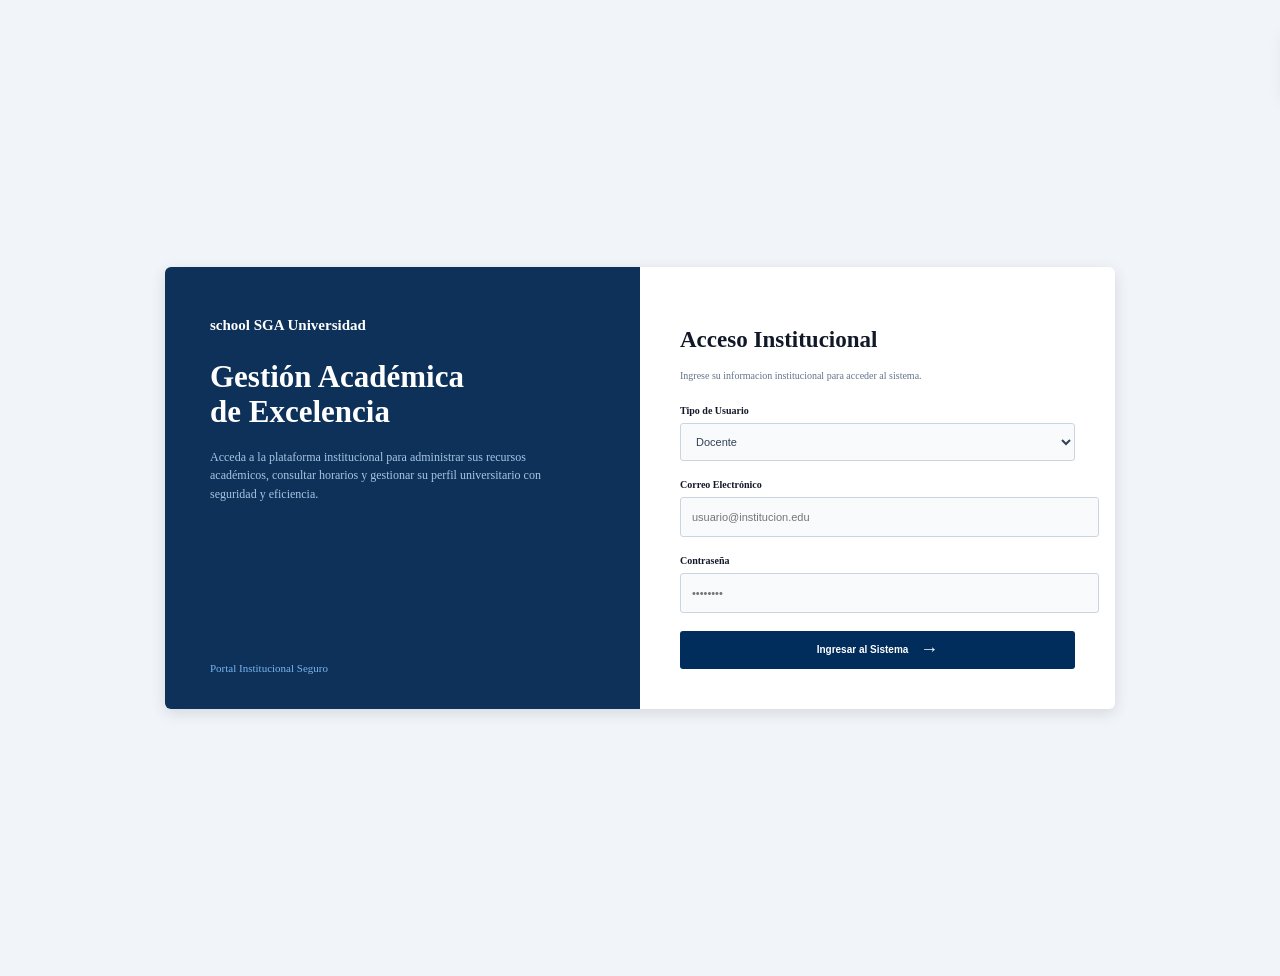
<file: docente/html/calycriterios.html>
<!DOCTYPE html>
<html lang="es">
<head>
    <meta charset="UTF-8">
    <meta name="viewport" content="width=device-width, initial-scale=1.0">
    <title>Academia Pro - Cálculo Diferencial Grupo 02</title>
    <!-- CSS Externo -->
    <!-- FontAwesome para iconos -->
    <link rel="stylesheet" href="https://cdnjs.cloudflare.com/ajax/libs/font-awesome/6.4.0/css/all.min.css">
    <!-- Google Fonts Inter -->
    <link href="https://fonts.googleapis.com/css2?family=Inter:wght@300;400;500;600;700&display=swap" rel="stylesheet">

    <link rel="stylesheet" href="../css/calycriterios.css">
</head>
<body>
    <div class="layout">
        <!-- BARRA LATERAL (SIDEBAR) -->
        <aside class="sidebar">
            <div class="sidebar-top">
                <div class="brand">
                    <i class="fa-solid fa-graduation-cap brand-icon"></i>
                    <div class="brand-text">
                        <h2>Academia Pro</h2>
                        <span>Portal Docente</span>
                    </div>
                </div>
                <div class="profesor-badge">Profesor Titular</div>

                <nav class="sidebar-nav">
                    <a href="gruposA.html" class="nav-item">
                        <i class="fa-solid fa-table-cells-large"></i>
                        <span>Mis Grupos Asignados</span>
                    </a>
                    <a href="calycriterios.html" class="nav-item active">
                        <i class="fa-solid fa-sliders"></i>
                        <span>Calificaciones y Criterios</span>
                    </a>
                    <a href="configcriterios.html" class="nav-item">
                        <i class="fa-solid fa-table-cells-large"></i>
                        <span>Configuración de Criterios</span>
                    </a>
                    <a href="../../html/registro.html" id="btnCerrarSesion" class="nav-item">
                        <i class="fa-solid fa-right-from-bracket"></i>
                        <span>Cerrar Sesión</span>
                    </a>
                </nav>
            </div>

            <div class="sidebar-bottom">
                <button class="btn-logout" id="btnCerrarSesion">
                    <i class="fa-solid fa-right-from-bracket"></i>
                    <span>Cerrar Sesión</span>
                </button>
            </div>
        </aside>

        <!-- CONTENIDO PRINCIPAL -->
        <main class="main-content">
            <!-- BARRA SUPERIOR (HEADER) -->
            <header class="top-header">
                <div class="header-title">
                    <span class="sga-label">SGA Académico</span> • <span class="portal-label">Portal Docente</span>
                </div>
                
                <div class="header-actions">
                    <div class="search-bar">
                        <i class="fa-solid fa-magnifying-glass"></i>
                        <input type="text" id="globalSearch" placeholder="Buscar grupo o estudiante..." onkeyup="filtrarTablaEstudiantes()">
                    </div>
                    <button class="btn-icon" onclick="alert('Notificaciones')"><i class="fa-regular fa-bell"></i></button>
                    <button class="btn-icon" onclick="alert('Ayuda')"><i class="fa-regular fa-circle-question"></i></button>
                    <div class="user-profile">
                        <div class="user-details">
                            <span class="user-name">Prof. Carlos Rivera</span>
                            <span class="user-role">Docente Titular</span>
                        </div>
                        <img src="https://images.unsplash.com/photo-1534528741775-53994a69daeb?auto=format&fit=crop&q=80&w=100" alt="Avatar" class="avatar-img">
                    </div>
                </div>
            </header>

            <!-- TITULAR Y ACCIONES PRINCIPALES -->
            <section class="course-header-section">
                <div class="course-title-block">
                    <h1>Cálculo Diferencial - Grupo 02</h1>
                    <p class="course-meta">Semestre Académico 2024-I • Ingeniería de Sistemas</p>
                </div>
                <div class="header-buttons">
                    <button class="btn btn-outline" onclick="guardarBorrador()">
                        <i class="fa-solid fa-floppy-disk"></i> Guardar Borrador
                    </button>
                    <button class="btn btn-outline" onclick="exportarPlanilla()">
                        Exportar
                    </button>
                    <button class="btn btn-navy" onclick="enviarCoordinacion()">
                        <i class="fa-solid fa-play"></i> Enviar a Coordinación
                    </button>
                </div>
            </section>

            <!-- GRID PRINCIPAL (DOS COLUMNAS) -->
            <div class="dashboard-grid">
                
                <!-- COLUMNA IZQUIERDA: CRITERIOS DE EVALUACIÓN -->
                <section class="card criteria-card">
                    <div class="card-header-flex">
                        <h3>Criterios de Evaluación</h3>
                        <div class="total-badge">
                            <span class="total-percent" id="totalPercent">100%</span>
                            <span class="total-label">Total</span>
                        </div>
                    </div>

                    <div class="criteria-list" id="criteriaList">
                        <!-- Criterio 1 -->
                        <div class="criterion-box">
                            <div class="input-group">
                                <label>Nombre del Parámetro</label>
                                <input type="text" class="crit-name" value="Parcial 1">
                            </div>
                            <div class="input-group weight-group">
                                <label>Peso (%)</label>
                                <input type="number" class="crit-weight" value="30" oninput="recalcularCriterios()">
                            </div>
                        </div>

                        <!-- Criterio 2 -->
                        <div class="criterion-box">
                            <div class="input-group">
                                <label>Nombre del Parámetro</label>
                                <input type="text" class="crit-name" value="Talleres (Promed)">
                            </div>
                            <div class="input-group weight-group">
                                <label>Peso (%)</label>
                                <input type="number" class="crit-weight" value="30" oninput="recalcularCriterios()">
                            </div>
                        </div>

                        <!-- Criterio 3 -->
                        <div class="criterion-box">
                            <div class="input-group">
                                <label>Nombre del Parámetro</label>
                                <input type="text" class="crit-name" value="Examen Final">
                            </div>
                            <div class="input-group weight-group">
                                <label>Peso (%)</label>
                                <input type="number" class="crit-weight" value="40" oninput="recalcularCriterios()">
                            </div>
                        </div>
                    </div>

                    <button class="btn-add-dashed" onclick="agregarParametro()">
                        + Añadir Parámetro
                    </button>
                </section>

                <!-- COLUMNA DERECHA: LISTADO DE ESTUDIANTES Y CALIFICACIONES -->
                <section class="card grades-card">
                    <div class="card-header-flex align-start">
                        <div>
                            <h3>Listado de Estudiantes y Calificaciones</h3>
                            <p class="subtext">Registro activo • Calificaciones ponderadas según criterios establecidos</p>
                        </div>
                        <div class="meta-badges">
                            <div class="badge-info">32<br><small>Estudiantes</small></div>
                            <div class="badge-blue">Semestre<br><strong>2024-1</strong></div>
                        </div>
                    </div>

                    <div class="table-responsive">
                        <table class="grades-table" id="tablaNotas">
                            <thead>
                                <tr>
                                    <th>ID</th>
                                    <th>Estudiante</th>
                                    <th class="text-center">Parcial 1<br><span class="weight-sub">30%</span></th>
                                    <th class="text-center">Talleres<br><span class="weight-sub">30%</span></th>
                                    <th class="text-center">Ex. Final<br><span class="weight-sub">40%</span></th>
                                    <th class="text-center">Definitiva</th>
                                </tr>
                            </thead>
                            <tbody>
                                <tr>
                                    <td class="text-muted">001</td>
                                    <td class="font-medium">Alvarez, Carlos</td>
                                    <td class="text-center"><input type="text" class="grade-input" value="4,2" onchange="calcularFila(this)"></td>
                                    <td class="text-center"><input type="text" class="grade-input" value="3,8" onchange="calcularFila(this)"></td>
                                    <td class="text-center"><input type="text" class="grade-input" value="4,0" onchange="calcularFila(this)"></td>
                                    <td class="text-center final-grade font-bold">4.0</td>
                                </tr>
                                <tr>
                                    <td class="text-muted">002</td>
                                    <td class="font-medium">Bermúdez, Diana</td>
                                    <td class="text-center"><input type="text" class="grade-input" value="3,5" onchange="calcularFila(this)"></td>
                                    <td class="text-center"><input type="text" class="grade-input" value="4,5" onchange="calcularFila(this)"></td>
                                    <td class="text-center"><input type="text" class="grade-input" value="3,9" onchange="calcularFila(this)"></td>
                                    <td class="text-center final-grade font-bold">3.96</td>
                                </tr>
                                <tr>
                                    <td class="text-muted">003</td>
                                    <td class="font-medium">Castillo, Esteban</td>
                                    <td class="text-center"><input type="text" class="grade-input danger-border" value="2,8" onchange="calcularFila(this)"></td>
                                    <td class="text-center"><input type="text" class="grade-input" value="3,1" onchange="calcularFila(this)"></td>
                                    <td class="text-center"><input type="text" class="grade-input" value="-" onchange="calcularFila(this)"></td>
                                    <td class="text-center final-grade font-bold text-muted">-</td>
                                </tr>
                            </tbody>
                        </table>
                    </div>
                </section>
            </div>

            <!-- FOOTER LEGAL -->
            <footer class="bottom-footer">
                <p>© 2024 Sistema de Gestión Académica - Universidad Institucional</p>
               
            </footer>
        </main>
    </div>

    <!-- JAVASCRIPT DE FUNCIONALIDADES -->
    <script src="../../js/auth.js" data-rol="docente"></script>
    <script src="../js/calycriterios.js"></script>
</body>
</html>
</file>
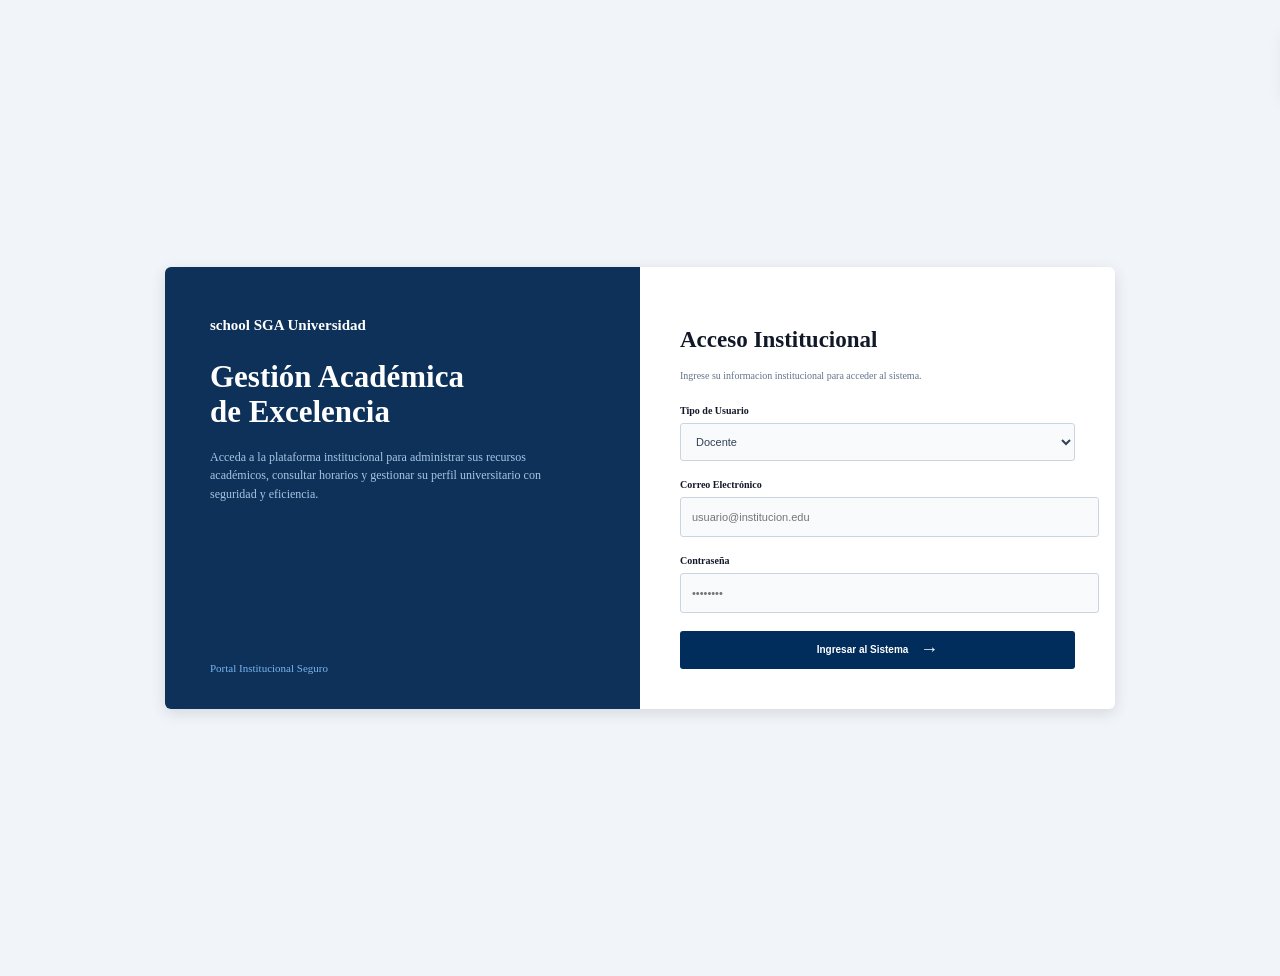
<file: docente/html/configcriterios.html>
<!DOCTYPE html>
<html lang="es">

<head>
    <meta charset="UTF-8">
    <meta name="viewport" content="width=device-width, initial-scale=1.0">

    <title>Academia Pro - Configuración de Criterios</title>

    <link rel="stylesheet" href="../css/configcriterios.css">

    <link rel="preconnect" href="https://fonts.googleapis.com">
    <link rel="preconnect" href="https://fonts.gstatic.com" crossorigin>

    <link href="https://fonts.googleapis.com/css2?family=Inter:wght@400;500;600;700&display=swap"
        rel="stylesheet">

    <link rel="stylesheet"
        href="https://cdnjs.cloudflare.com/ajax/libs/font-awesome/6.5.2/css/all.min.css">
</head>

<body>

    <!-- BARRA LATERAL -->

    <aside class="sidebar">

        <div class="logo">
            <div class="logo-icon">
                <i class="fa-solid fa-graduation-cap"></i>
            </div>

            <div>
                <h2>Academia Pro</h2>
                <span>Portal Docente</span>
            </div>
        </div>

        <div class="perfil-docente">

            <div class="avatar-docente">
                CR
            </div>

            <div class="datos-docente">
                <strong>Prof. Carlos Rivera</strong>
                <span>Profesor Titular</span>
            </div>

        </div>

        <nav class="menu">

            <a href="gruposA.html" class="nav-item">
                <i class="fa-solid fa-users"></i>
                <span>Gestión de Cursos</span>
            </a>

            <a href="configcriterios.html" class="nav-item active">
                <i class="fa-solid fa-clipboard-check"></i>
                <span>Ingreso de Calificaciones</span>
            </a>

            <a href="../../html/registro.html" id="btnCerrarSesion" class="nav-item">
                <i class="fa-solid fa-right-from-bracket"></i>
                <span>Cerrar Sesión</span>
            </a>

        </nav>

    </aside>


    <!-- CONTENIDO PRINCIPAL -->

    <main class="main-content">

        <!-- HEADER -->

        <header class="header">

            <div class="buscador">

                <i class="fa-solid fa-magnifying-glass"></i>

                <input
                    type="text"
                    id="globalSearch"
                    placeholder="Buscar estudiante..."
                >

            </div>

            <div class="acciones-header">

                <button
                    class="icon-button"
                    data-accion="notificaciones"
                    title="Notificaciones">

                    <i class="fa-regular fa-bell"></i>

                    <span class="notificacion"></span>

                </button>

                <button
                    class="icon-button"
                    data-accion="configuracion"
                    title="Configuración">

                    <i class="fa-solid fa-gear"></i>

                </button>

                <div class="avatar-header">
                    CR
                </div>

            </div>

        </header>


        <!-- TITULO -->

        <section class="titulo-pagina">

            <div>
                <span class="subtitulo">
                    Gestión académica
                </span>

                <h1>
                    Configuración de Criterios y Calificaciones
                </h1>

                <p>
                    Configura los criterios de evaluación e ingresa las calificaciones de los estudiantes.
                </p>
            </div>

        </section>


        <!-- INFORMACIÓN DE LA ASIGNATURA -->

        <section class="curso-card">

            <div class="curso-info">

                <div class="curso-icon">
                    <i class="fa-solid fa-code"></i>
                </div>

                <div>

                    <span class="curso-label">
                        Asignatura
                    </span>

                    <h2>
                        Algoritmos y Estructuras de Datos
                    </h2>

                    <p>
                        CS201 · Grupo A · Periodo 2024-1
                    </p>

                </div>

            </div>

            <div class="curso-estado">
                <span class="estado-activo">
                    Activo
                </span>
            </div>

        </section>


        <!-- CONFIGURACIÓN DE CRITERIOS -->

        <section class="card">

            <div class="card-header">

                <div>

                    <h2>
                        Criterios de Evaluación
                    </h2>

                    <p>
                        Define el nombre y porcentaje de cada criterio.
                    </p>

                </div>

                <div class="total-box">

                    <span>
                        Total
                    </span>

                    <strong id="totalPorcentaje">
                        100%
                    </strong>

                </div>

            </div>


            <!-- FORMULARIO -->

            <form id="formCriterio" class="form-criterio">

                <div class="campo">

                    <label for="nombreCriterio">
                        Nombre del criterio
                    </label>

                    <input
                        type="text"
                        id="nombreCriterio"
                        placeholder="Ej. Examen Final"
                        required
                    >

                </div>


                <div class="campo campo-porcentaje">

                    <label for="porcentajeCriterio">
                        Porcentaje
                    </label>

                    <div class="input-porcentaje">

                        <input
                            type="number"
                            id="porcentajeCriterio"
                            min="1"
                            max="100"
                            placeholder="20"
                            required
                        >

                        <span>%</span>

                    </div>

                </div>


                <button
                    type="submit"
                    class="btn-agregar">

                    <i class="fa-solid fa-plus"></i>
                    Agregar criterio

                </button>

            </form>


            <!-- TABLA DE CRITERIOS -->

            <div class="tabla-contenedor">

                <table class="tabla-criterios" id="tablaCriterios">

                    <thead>

                        <tr>
                            <th>Criterio</th>
                            <th>Porcentaje</th>
                            <th>Acción</th>
                        </tr>

                    </thead>

                    <tbody id="tbodyCriterios">

                        <tr>
                            <td>Tareas y Trabajos</td>
                            <td>30%</td>
                            <td>
                                <button
                                    class="btn-eliminar"
                                    type="button"
                                    title="Eliminar criterio">

                                    <i class="fa-solid fa-trash"></i>

                                </button>
                            </td>
                        </tr>

                        <tr>
                            <td>Examen Parcial</td>
                            <td>30%</td>
                            <td>
                                <button
                                    class="btn-eliminar"
                                    type="button"
                                    title="Eliminar criterio">

                                    <i class="fa-solid fa-trash"></i>

                                </button>
                            </td>
                        </tr>

                        <tr>
                            <td>Proyecto Final</td>
                            <td>40%</td>
                            <td>
                                <button
                                    class="btn-eliminar"
                                    type="button"
                                    title="Eliminar criterio">

                                    <i class="fa-solid fa-trash"></i>

                                </button>
                            </td>
                        </tr>

                    </tbody>

                </table>

            </div>

        </section>


        <!-- CALIFICACIONES -->

        <section class="card">

            <div class="card-header">

                <div>

                    <h2>
                        Calificaciones de Estudiantes
                    </h2>

                    <p>
                        Ingresa las calificaciones de acuerdo con los criterios configurados.
                    </p>

                </div>

                <div class="escala">
                    Escala: <strong>0 - 100</strong>
                </div>

            </div>


            <div class="tabla-contenedor">

                <table class="tabla-notas" id="tablaNotas">

                    <thead id="encabezadoNotas">

                        <tr>

                            <th>ID Estudiante</th>
                            <th>Nombre</th>

                            <th>
                                Tareas
                                <span class="peso-columna">30%</span>
                            </th>

                            <th>
                                Parcial
                                <span class="peso-columna">30%</span>
                            </th>

                            <th>
                                Proyecto
                                <span class="peso-columna">40%</span>
                            </th>

                            <th>
                                Promedio Final
                            </th>

                        </tr>

                    </thead>


                    <tbody>

                        <tr>

                            <td>2024001</td>

                            <td class="nombre-estudiante">
                                Alvarez, Maria
                            </td>

                            <td>
                                <input
                                    type="number"
                                    class="grade-input"
                                    value="85"
                                    min="0"
                                    max="100"
                                >
                            </td>

                            <td>
                                <input
                                    type="number"
                                    class="grade-input"
                                    value="90"
                                    min="0"
                                    max="100"
                                >
                            </td>

                            <td>
                                <input
                                    type="number"
                                    class="grade-input"
                                    value="95"
                                    min="0"
                                    max="100"
                                >
                            </td>

                            <td class="promedio-final">
                                90.5
                            </td>

                        </tr>


                        <tr>

                            <td>2024002</td>

                            <td class="nombre-estudiante">
                                Gomez, Carlos
                            </td>

                            <td>
                                <input
                                    type="number"
                                    class="grade-input"
                                    value="70"
                                    min="0"
                                    max="100"
                                >
                            </td>

                            <td>
                                <input
                                    type="number"
                                    class="grade-input"
                                    value="65"
                                    min="0"
                                    max="100"
                                >
                            </td>

                            <td>
                                <input
                                    type="number"
                                    class="grade-input"
                                    value="80"
                                    min="0"
                                    max="100"
                                >
                            </td>

                            <td class="promedio-final">
                                72.5
                            </td>

                        </tr>


                        <tr>

                            <td>2024003</td>

                            <td class="nombre-estudiante">
                                Rojas, Luis
                            </td>

                            <td>
                                <input
                                    type="number"
                                    class="grade-input"
                                    value="50"
                                    min="0"
                                    max="100"
                                >
                            </td>

                            <td>
                                <input
                                    type="number"
                                    class="grade-input"
                                    value="55"
                                    min="0"
                                    max="100"
                                >
                            </td>

                            <td>
                                <input
                                    type="number"
                                    class="grade-input"
                                    value="60"
                                    min="0"
                                    max="100"
                                >
                            </td>

                            <td class="promedio-final">
                                55.5
                            </td>

                        </tr>

                    </tbody>

                </table>

            </div>


            <!-- ACCIONES -->

            <div class="acciones-planilla">

                <button
                    type="button"
                    id="btnGuardarBorrador"
                    class="btn-secundario">

                    <i class="fa-solid fa-floppy-disk"></i>
                    Guardar borrador

                </button>


                <button
                    type="button"
                    id="btnExportar"
                    class="btn-secundario">

                    <i class="fa-solid fa-file-export"></i>
                    Exportar planilla

                </button>


                <button
                    type="button"
                    id="btnEnviar"
                    class="btn-principal">

                    <i class="fa-solid fa-paper-plane"></i>
                    Enviar a Coordinación

                </button>

            </div>

        </section>


        <!-- ALERTA -->

        <div id="alerta" class="alerta">

            <div class="alerta-contenido">

                <span id="alertaIcono" class="alerta-icono">
                    ✓
                </span>

                <div class="alerta-texto">

                    <h3 id="alertaTitulo">
                        Éxito
                    </h3>

                    <p id="alertaMensaje">
                        Operación realizada correctamente.
                    </p>

                </div>

                <button
                    type="button"
                    id="cerrarAlerta"
                    class="cerrar-alerta">

                    ×

                </button>

            </div>

        </div>


        <!-- FOOTER -->

        <footer class="footer">

            <span>
                Academia Pro © 2024
            </span>

            <span>
                Portal Docente
            </span>

        </footer>

    </main>


    <!-- AUTENTICACIÓN GENERAL -->

    <script
        src="../../js/auth.js"
        data-rol="docente">
    </script>

    <!-- JS DE ESTA VISTA -->

    <script
        src="../js/configcriterios.js"
        defer>
    </script>

</body>

</html>
</file>
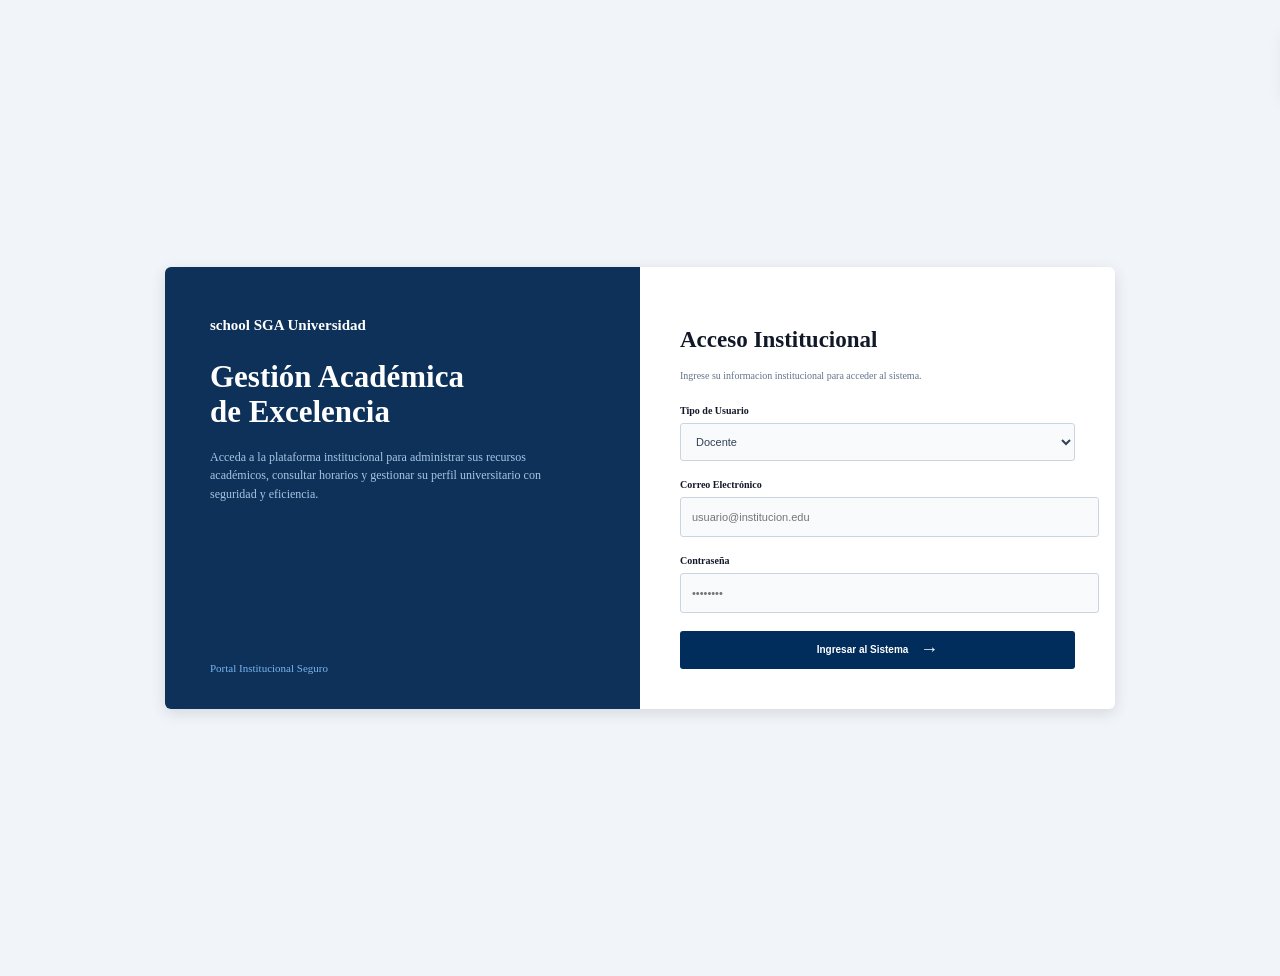
<file: docente/html/gruposA.html>
<!DOCTYPE html>
<html lang="es">

<head>
    <meta charset="UTF-8">
    <meta name="viewport" content="width=device-width, initial-scale=1.0">

    <title>Academia Pro - Mis Grupos Asignados</title>

    <!-- CSS de esta vista -->
    <link rel="stylesheet" href="../css/gruposA.css">
    <link rel="stylesheet" href="../css/configcriterios.css">
    <link rel="stylesheet" href="../css/calycriterios.css">


    <!-- Font Awesome -->
    <link rel="stylesheet"
        href="https://cdnjs.cloudflare.com/ajax/libs/font-awesome/6.4.0/css/all.min.css">

    <!-- Fuente -->
    <link href="https://fonts.googleapis.com/css2?family=Inter:wght@300;400;500;600;700&display=swap"
        rel="stylesheet">
</head>

<body>

    <!-- =========================================================
         SIDEBAR
    ========================================================== -->
    <aside class="sidebar">

        <div class="sidebar-brand">
            <i class="fa-solid fa-graduation-cap"></i>
            <span>Academia Pro</span>
        </div>

        <ul class="sidebar-menu">

            <li class="active">
                <a href="configcriterios.html" data-nav="Dashboard">
                    <i class="fa-solid fa-chart-pie"></i>
                    <span>Configuracion de criterios</span>
                </a>
            </li>

           <!-- Conexión con módulo de Calificaciones -->
            <li>
                <a href="calycriterios.html">
                    <i class="fa-solid fa-sliders"></i>
                    <span>Calificaciones y Criterios</span>
                </a>
            </li>

            <!-- Cierre de sesión -->
            <li>
                <a href="../../html/registro.html" id="btnCerrarSesion">
                    <i class="fa-solid fa-right-from-bracket"></i>
                    <span>Cerrar Sesión</span>
                </a>
            </li>

        </ul>
    </aside>


    <!-- =========================================================
         CONTENEDOR PRINCIPAL
    ========================================================== -->
    <div class="main-wrapper">

        <!-- =====================================================
             HEADER
        ====================================================== -->
        <header class="top-header">

            <div class="search-global">
                <i class="fa-solid fa-magnifying-glass"></i>

                <input type="text"
                    id="globalSearchInput"
                    placeholder="Buscar matrícula, estudiante o asignatura...">
            </div>

            <div class="header-actions">

                <button class="icon-btn" id="btnAyuda" title="Ayuda">
                    <i class="fa-regular fa-circle-question"></i>
                </button>

                <button class="icon-btn" id="btnNotificaciones" title="Notificaciones">
                    <i class="fa-regular fa-bell"></i>
                    <span class="badge"></span>
                </button>

                <div class="user-profile" id="btnPerfil">

                    <div class="avatar">
                        <i class="fa-solid fa-user"></i>
                    </div>

                </div>

            </div>

        </header>


        <!-- =====================================================
             CONTENIDO
        ====================================================== -->
        <main class="content">

            <!-- Información del profesor -->
            <div class="page-header-info">

                <div class="user-title-box">

                    <div class="user-icon-box">
                        <i class="fa-solid fa-id-card fa-lg"></i>
                    </div>

                    <div>

                        <div class="portal-label">
                            SGA ACADÉMICO • PORTAL DOCENTE

                            <span class="role-badge">
                                Profesor Titular
                            </span>
                        </div>

                        <h1 data-usuario-nombre>
                            Prof. Carlos Rivera
                        </h1>

                    </div>

                </div>


                <div class="top-action-btns">

                    <button class="btn btn-light" id="btnSemestre">
                        <i class="fa-regular fa-calendar"></i>
                        Semestre Vigente
                    </button>

                    <button class="btn btn-navy" id="syncBtn">
                        <i class="fa-solid fa-arrows-rotate"></i>
                        Sincronizar
                    </button>

                </div>

            </div>


            <!-- =================================================
                 ALERTA
            ================================================== -->
            <div class="alert-banner">

                <div class="alert-content">

                    <div class="alert-icon">
                        <i class="fa-solid fa-bell"></i>
                    </div>

                    <div>

                        <strong>
                            Atención: Cierre Académico Próximo
                        </strong>

                        <br>

                        <span>
                            Recuerde que el plazo límite para el cierre
                            del segundo corte vence el
                            <strong>15 de Noviembre a las 23:59 hrs.</strong>
                        </span>

                    </div>

                </div>

                <div class="timer-badge">
                    Quedan 5 días
                </div>

            </div>


            <!-- =================================================
                 HERO
            ================================================== -->
            <section class="hero-banner">

                <div class="hero-info">

                    <div class="hero-tag">
                        <i class="fa-solid fa-graduation-cap"></i>
                        PERÍODO ACADÉMICO 2024-I
                    </div>

                    <h2>
                        Gestión de Cursos Asignados
                    </h2>

                    <p>
                        Consulte el progreso de evaluaciones, registre notas
                        parciales y valide las actas finales previo al envío
                        a Coordinación de Ciencias Básicas.
                    </p>

                </div>


                <div class="hero-stats">

                    <div class="stat-card">

                        <div class="stat-label">
                            TOTAL GRUPOS
                            <i class="fa-regular fa-copy"></i>
                        </div>

                        <div class="stat-value" id="totalGrupos">
                            04
                        </div>

                        <div class="stat-label">
                            Cursos activos
                        </div>

                    </div>


                    <div class="stat-card">

                        <div class="stat-label">
                            ESTUDIANTES
                            <i class="fa-solid fa-user-group"></i>
                        </div>

                        <div class="stat-value" id="totalEstudiantes">
                            128
                        </div>

                        <div class="stat-label">
                            Matriculados
                        </div>

                    </div>


                    <div class="stat-card">

                        <div class="stat-label">
                            PROMEDIO
                            <i class="fa-solid fa-chart-line"></i>
                        </div>

                        <div class="stat-value">
                            4.12
                            <span class="stat-decimal">
                                / 5.0
                            </span>
                        </div>

                        <div class="stat-sub">
                            +0.18 vs 2023-II
                        </div>

                    </div>

                </div>

            </section>


            <!-- =================================================
                 FILTROS
            ================================================== -->
            <div class="filter-bar">

                <div class="filter-controls">

                    <input type="text"
                        id="courseSearch"
                        class="filter-input"
                        placeholder="Buscar por código o asignatura...">

                    <select class="filter-select" id="jornadaFilter">

                        <option value="">
                            Todas las Jornadas
                        </option>

                        <option value="Mañana">
                            Mañana
                        </option>

                        <option value="Tarde">
                            Tarde
                        </option>

                    </select>


                    <select class="filter-select" id="semestreFilter">

                        <option value="">
                            Todos los Semestres
                        </option>

                        <option value="Semestre 1">
                            Semestre 1
                        </option>

                        <option value="Semestre 2">
                            Semestre 2
                        </option>

                        <option value="Semestre 3">
                            Semestre 3
                        </option>

                        <option value="Semestre 4">
                            Semestre 4
                        </option>

                    </select>

                </div>


                <div class="group-count">
                    Mostrando:
                    <strong id="visibleCount">
                        4
                    </strong>
                    grupos
                </div>

            </div>


            <!-- =================================================
                 GRUPOS
                 JavaScript genera las tarjetas aquí
            ================================================== -->
            <section class="course-grid" id="courseGrid"></section>


            <!-- =================================================
                 AYUDA
            ================================================== -->
            <footer class="footer-banner">

                <div class="help-info">

                    <div class="help-icon">
                        <i class="fa-regular fa-circle-question fa-lg"></i>
                    </div>

                    <div>

                        <strong>
                            ¿Inconvenientes con el registro de calificaciones?
                        </strong>

                        <p>
                            Contacte al departamento de Registro y Control
                            Académico o descargue el manual de docente.
                        </p>

                    </div>

                </div>


                <div class="footer-actions">

                    <button class="btn btn-light" id="btnGuia">
                        <i class="fa-solid fa-file-arrow-down"></i>
                        Guía Rápida
                    </button>

                    <button class="btn btn-navy" id="btnSoporte">
                        <i class="fa-solid fa-headset"></i>
                        Soporte
                    </button>

                </div>

            </footer>

        </main>

    </div>


    <!-- =========================================================
         MODAL
    ========================================================== -->
    <div class="modal-overlay" id="actionModal">

        <div class="modal-container">

            <div class="modal-header">

                <h3 id="modalTitle" class="modal-title-text">
                    Acción del Curso
                </h3>

                <button class="icon-btn" id="btnCerrarModal">
                    <i class="fa-solid fa-xmark"></i>
                </button>

            </div>


            <div class="modal-body" id="modalBody">
                Cargando información...
            </div>


            <div class="modal-footer" id="modalFooter">

                <button class="btn btn-light" id="btnCancelarModal">
                    Cancelar
                </button>

                <button class="btn btn-primary" id="modalConfirmBtn">
                    Aceptar
                </button>

            </div>

        </div>

    </div>


    <!-- =========================================================
         TOAST
    ========================================================== -->
    <div id="toastContainer"></div>


    <!-- =========================================================
         JAVASCRIPT
    ========================================================== -->

    <!-- Sistema de autenticación y roles -->
    <script src="../../js/auth.js" data-rol="docente"></script>

    <!-- Lógica exclusiva de esta vista -->
    <script src="../js/gruposA.js" defer></script>

</body>

</html>
</file>
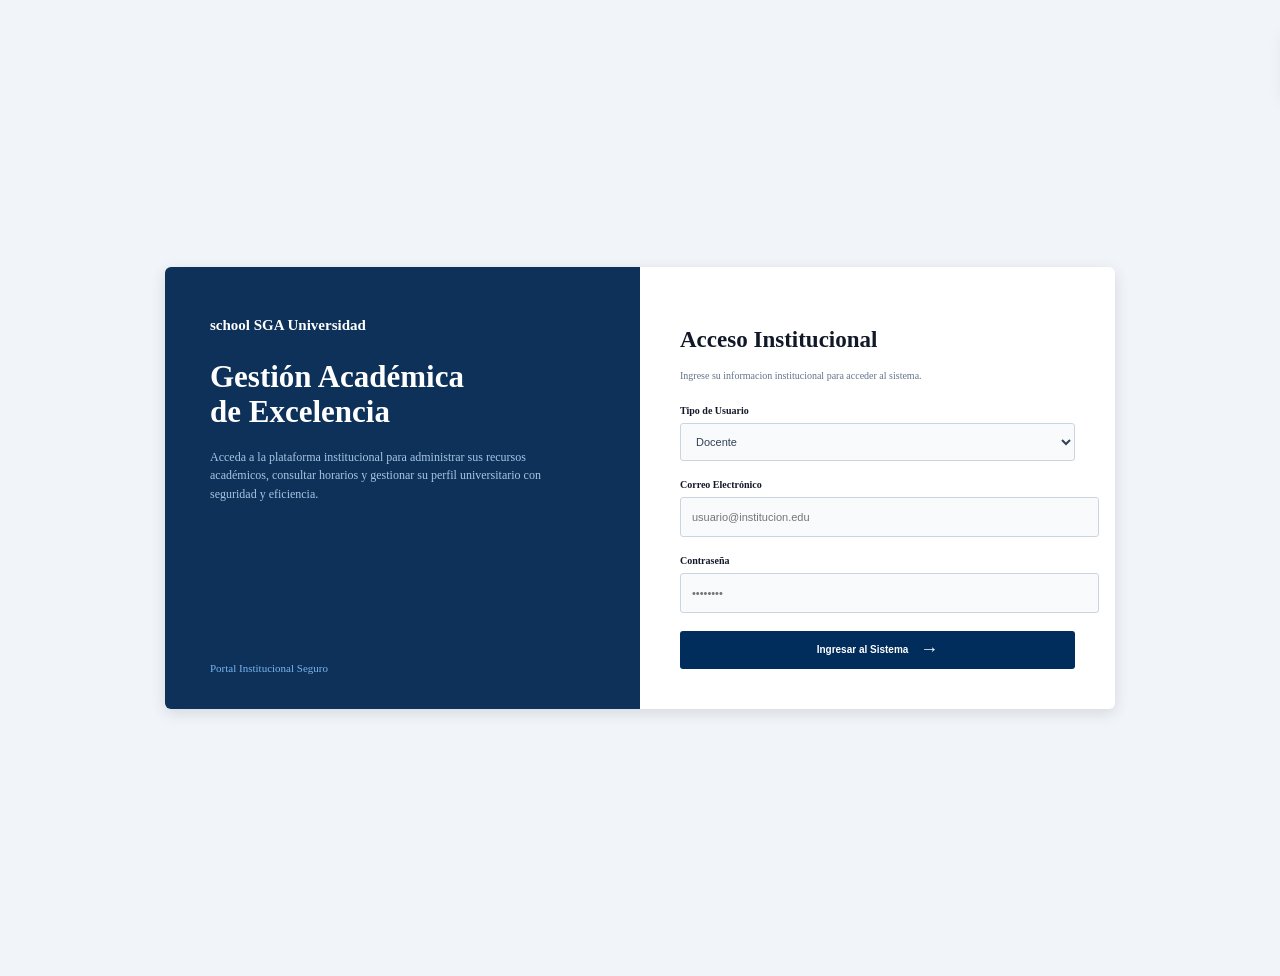
<file: estudiante/html/Panel_E.html>
<!DOCTYPE html>
<html lang="es">

<head>
    <meta charset="UTF-8">
    <meta name="viewport" content="width=device-width, initial-scale=1.0">

    <title>SGA Académico - Portal Estudiante</title>

    <!-- Conexión con CSS -->
    <link rel="stylesheet" href="../css/Perfil_E.css">
</head>

<body>

    <div class="app">

        <aside class="sidebar">

            <div class="logo">

                <div class="logo-icon">
                    🎓
                </div>

                <div class="logo-text">
                    <strong>Academia Pro</strong>
                    <span>• Portal Estudiante</span>
                </div>

            </div>

            <button class="certificate-btn" id="certificateBtn">
                ⇩ Descargar Certificado
            </button>

            <nav class="navigation">

                <a href="Perfil_A.html" class="active">
                    ⌁
                    <span>Mi Desempeño</span>
                </a>

                <a href="horario.html">
                    ▣
                    <span>Mis Asignaturas y Horario</span>
                </a>

            </nav>

            <div class="logout" id="logoutBtn">
                ↪ &nbsp; Cerrar Sesión
            </div>

        </aside>


        <main class="main">

            <header class="topbar">

                <div class="topbar-title">
                    SGA Académico - Portal Estudiante
                </div>

                <div class="topbar-right">

                    <div class="notification">
                        ♧
                    </div>

                    <div class="user-avatar">
                        A
                    </div>

                </div>

            </header>


            <section class="content">

                <div class="page-header">

                    <h1>Mi Desempeño</h1>

                    <p>
                        Resumen académico del semestre actual.
                    </p>

                </div>


                <div class="summary">

                    <div class="student-card">

                        <div class="student-header">

                            <div>

                                <span class="student-status">
                                    ESTUDIANTE REGULAR
                                </span>

                                <h2 class="student-name">
                                    Alejandro García Pérez
                                </h2>

                                <div class="student-id">
                                    Matrícula: A01234567
                                </div>

                            </div>

                            <div class="profile-photo">
                                👨🏻
                            </div>

                        </div>


                        <hr class="student-divider">


                        <div class="student-details">

                            <div>

                                <div class="detail-label">
                                    Programa
                                </div>

                                <div class="detail-value">
                                    Ingeniería en Sistemas
                                </div>

                            </div>

                            <div>

                                <div class="detail-label">
                                    Semestre Actual
                                </div>

                                <div class="detail-value">
                                    8vo Semestre (2024-1)
                                </div>

                            </div>

                        </div>

                    </div>


                    <div class="average-card">

                        <div class="average-title">
                            PROMEDIO SEMESTRAL
                        </div>

                        <div class="average-number">
                            9.4<small>/10</small>
                        </div>

                        <div class="excellent">
                            ↗ &nbsp; Excelente<br>
                            Desempeño
                        </div>

                    </div>

                </div>


                <h3 class="section-title">
                    Detalle de Materia Principal
                </h3>


                <div class="subject-grid">


                    <div class="subject-card">

                        <div class="subject-header">

                            <div class="subject-icon">
                                &lt;/&gt;
                            </div>

                            <div>

                                <div class="subject-small">
                                    Materia Actual
                                </div>

                                <div class="subject-title">
                                    Estructuras de Datos
                                    <br>
                                    Avanzadas
                                </div>

                            </div>

                        </div>


                        <div class="info-row">

                            <span>
                                Código de Grupo
                            </span>

                            <strong>
                                CS302-G1
                            </strong>

                        </div>


                        <div class="info-row">

                            <span>
                                Profesor Titular
                            </span>

                            <strong>
                                Dra. Elena Ramos
                            </strong>

                        </div>


                        <div class="info-row">

                            <span>
                                Horario
                            </span>

                            <strong>
                                Mar, Jue 10:00 - 11:30
                            </strong>

                        </div>

                    </div>


                    <div class="grades-card">

                        <h3 class="grades-title">
                            Desglose de Calificación
                        </h3>


                        <div class="grade-row">

                            <div class="grade-header">

                                <span>
                                    1er Parcial (30%)
                                </span>

                                <strong>
                                    9.0
                                </strong>

                            </div>

                            <div class="progress">

                                <div class="progress-bar" style="width: 90%;">
                                </div>

                            </div>

                        </div>


                        <div class="grade-row">

                            <div class="grade-header">

                                <span>
                                    2do Parcial (30%)
                                </span>

                                <strong>
                                    9.5
                                </strong>

                            </div>

                            <div class="progress">

                                <div class="progress-bar" style="width: 95%;">
                                </div>

                            </div>

                        </div>


                        <div class="grade-row">

                            <div class="grade-header">

                                <span>
                                    Proyecto Final (40%)
                                </span>

                                <strong>
                                    9.8
                                </strong>

                            </div>

                            <div class="progress">

                                <div class="progress-bar final" style="width: 98%;">
                                </div>

                            </div>

                        </div>


                        <div class="subject-average">

                            <span>
                                Promedio Materia
                            </span>

                            <strong>
                                9.5
                            </strong>

                        </div>

                    </div>

                </div>

            </section>

        </main>

    </div>


    <!-- Conexión con JavaScript -->
    <script src="../js/estudiantes.js"></script>
    <script src="../../js/auth.js" data-rol="estudiante"></script>

    <div id="alerta" class="alerta">
    <div class="alerta-contenido">
        <span id="alertaIcono" class="alerta-icono">✓</span>

        <div>
            <h3 id="alertaTitulo">Éxito</h3>
            <p id="alertaMensaje">La operación se realizó correctamente.</p>
        </div>

        <button id="cerrarAlerta" class="cerrar-alerta">×</button>
    </div>
</div>

</body>

</html>
</file>
<file: css/style.css>
/* =========================================
   ACCESO INSTITUCIONAL
   ========================================= */
.pagina-acceso {
    min-height: 100vh;
    background-color: #f1f5f9;
    display: flex;
    align-items: center;
    justify-content: center;
    padding: 30px;
}

/* CONTENEDOR PRINCIPAL */
.contenedor-acceso {
    width: 100%;
    max-width: 950px;
    min-height: 430px;
    background-color: white;
    display: grid;
    grid-template-columns: 1fr 1fr;
    border-radius: 6px;
    overflow: hidden;
    box-shadow: 0 4px 15px rgba(0, 0, 0, 0.12);
}

/* =========================================
   PANEL IZQUIERDO
   ========================================= */
.panel-informacion {
    background-color: #0d3159;
    color: white;
    padding: 35px 45px;
    display: flex;
    flex-direction: column;
    justify-content: space-between;
}

.panel-informacion h3 {
    font-size: 15px;
    margin-bottom: 25px;
    font-weight: bold;
}

.panel-informacion h1 {
    font-size: 31px;
    line-height: 1.12;
    margin-bottom: 18px;
}

.panel-informacion p {
    color: #a9c5e5;
    font-size: 12px;
    line-height: 1.55;
    max-width: 350px;
}

/* SEGURIDAD */
.seguridad {
    display: flex;
    align-items: center;
    gap: 10px;
    color: #78b4f1;
    font-size: 11px;
}

/* =========================================
   FORMULARIO DERECHO
   ========================================= */
.formulario-acceso {
    padding: 40px;
    display: flex;
    flex-direction: column;
    justify-content: center;
}

.formulario-acceso h2 {
    color: #111827;
    font-size: 23px;
    margin-bottom: 7px;
}

.descripcion-acceso {
    color: #64748b;
    font-size: 10px;
    margin-bottom: 24px;
}

/* CAMPOS */
.campo-acceso {
    margin-bottom: 18px;
}

.campo-acceso label {
    display: block;
    color: #111827;
    font-size: 10px;
    font-weight: bold;
    margin-bottom: 7px;
}

.campo-acceso input,
.campo-acceso select {
    width: 100%;
    height: 38px;
    padding: 0 11px;
    border: 1px solid #cbd5e1;
    border-radius: 3px;
    background-color: #f8fafc;
    color: #334155;
    font-size: 11px;
}

.campo-acceso input:focus,
.campo-acceso select:focus {
    outline: none;
    border-color: #2563eb;
}

/* CONTRASEÑA */
.label-password {
    display: flex;
    justify-content: space-between;
    align-items: center;
}

.label-password a {
    color: #17366d;
    font-size: 9px;
    text-decoration: none;
}

.label-password a:hover {
    text-decoration: underline;
}

/* BOTÓN */
.btn-ingresar {
    width: 100%;
    height: 38px;
    border: none;
    border-radius: 3px;
    background-color: #002d5b;
    color: white;
    font-size: 10px;
    font-weight: bold;
    cursor: pointer;
    display: flex;
    align-items: center;
    justify-content: center;
    gap: 12px;
}

.btn-ingresar:hover {
    background-color: #174a7c;
}

.btn-ingresar span {
    font-size: 18px;
}

/* =========================================
   RESPONSIVE
   ========================================= */
@media (max-width: 700px) {
    .pagina-acceso {
        padding: 15px;
    }
    .contenedor-acceso {
        grid-template-columns: 1fr;
        max-width: 500px;
    }
    .panel-informacion {
        padding: 30px;
    }
    .formulario-acceso {
        padding: 30px;
    }
}
/* MENSAJE DE ERROR DEL LOGIN */
.mensaje-error {
    margin-bottom: 14px;
    padding: 9px 11px;
    border-radius: 3px;
    background-color: #fef2f2;
    color: #b91c1c;
    font-size: 11px;
}


.alerta {
    position: fixed;
    top: 25px;
    right: 25px;
    width: 350px;
    background: white;
    border-radius: 12px;
    box-shadow: 0 5px 20px rgba(0, 0, 0, 0.15);
    padding: 18px;
    transform: translateX(420px);
    transition: 0.3s ease;
    z-index: 9999;
}

.alerta.mostrar {
    transform: translateX(0);
}

.alerta-contenido {
    display: flex;
    align-items: center;
    gap: 12px;
}

.alerta-icono {
    width: 40px;
    height: 40px;
    border-radius: 50%;
    display: flex;
    align-items: center;
    justify-content: center;
    font-size: 20px;
    font-weight: bold;
    background: #e8f7ee;
    color: #28a745;
}

.alerta h3 {
    margin: 0 0 4px;
    font-size: 16px;
}

.alerta p {
    margin: 0;
    color: #666;
    font-size: 14px;
}

.cerrar-alerta {
    margin-left: auto;
    border: none;
    background: none;
    font-size: 22px;
    cursor: pointer;
    color: #888;
}

.cerrar-alerta:hover {
    color: #333;
}
</file>
<file: css/introduccion.css>
/* =========================================
   INICIO - SGA INSTITUCIONAL
   ========================================= */
/* BARRA DE NAVEGACIÓN */
.navbar {
    width: 100%;
    height: 60px;
    background-color: white;
    display: flex;
    align-items: center;
    justify-content: space-between;
    padding: 0 5%;
    border-bottom: 1px solid #e5e7eb;
}

.navbar .logo {
    color: #17366d;
    font-size: 16px;
    font-weight: bold;
}

.navbar nav {
    display: flex;
    align-items: center;
    gap: 22px;
}

.navbar nav a {
    color: #374151;
    text-decoration: none;
    font-size: 12px;
}

.navbar nav a:hover {
    color: #17366d;
}

.boton-login {
    background-color: #17366d;
    color: white !important;
    padding: 7px 12px;
    border-radius: 3px;
}

/* SECCIÓN PRINCIPAL */
.hero {
    min-height: 330px;
    background-color: white;
    display: flex;
    align-items: center;
    justify-content: space-between;
    padding: 45px 8%;
    gap: 40px;
}

.hero-text {
    width: 48%;
}

.hero-text h1 {
    color: #17366d;
    font-size: 30px;
    line-height: 1.1;
    margin-bottom: 18px;
}

.hero-text p {
    color: #6b7280;
    font-size: 12px;
    line-height: 1.6;
    max-width: 500px;
    margin-bottom: 20px;
}

/* BOTONES */
.hero-botones {
    display: flex;
    gap: 10px;
}

.hero-botones button {
    width: auto;
    padding: 9px 14px;
    border-radius: 3px;
    background-color: #17366d;
    font-size: 11px;
}

.hero-botones .boton-secundario {
    background-color: white;
    color: #17366d;
    border: 1px solid #17366d;
}

.hero-botones .boton-secundario:hover {
    background-color: #eef3fa;
}

/* IMAGEN */
.hero-imagen {
    width: 48%;
}
.hero-imagen img {
    width: 100%;
    max-width: 450px;
    height: 220px;
    object-fit: cover;
    display: block;
}

/* SOLUCIONES */
.perfiles {
    background-color: #f8fafc;
    padding: 45px 6% 55px;
    border-top: 1px solid #e5e7eb;
}

.titulo-seccion {
    text-align: center;
    margin-bottom: 28px;
}

.titulo-seccion h2 {
    color: #17366d;
    font-size: 20px;
    margin-bottom: 7px;
}

.titulo-seccion p {
    color: #6b7280;
    font-size: 11px;
}

/* TARJETAS */
.tarjetas {
    display: grid;
    grid-template-columns: repeat(3, 1fr);
    gap: 15px;
    max-width: 1050px;
    margin: auto;
}

.tarjeta {
    background-color: white;
    border: 1px solid #dbe1e8;
    border-radius: 3px;
    padding: 18px;
    min-height: 180px;
}

.tarjeta:hover {
    box-shadow: 0 4px 12px rgba(0, 0, 0, 0.08);
}

.icono {
    width: 25px;
    height: 25px;
    background-color: #17366d;
    color: white;
    display: flex;
    align-items: center;
    justify-content: center;
    font-size: 12px;
    margin-bottom: 12px;
}

.tarjeta h3 {
    color: #17366d;
    font-size: 14px;
    margin-bottom: 9px;
}

.tarjeta p {
    color: #6b7280;
    font-size: 10px;
    line-height: 1.5;
    margin-bottom: 10px;
}

.tarjeta ul {
    padding-left: 15px;
}

.tarjeta li {
    color: #4b5563;
    font-size: 9px;
    margin-bottom: 4px;
}

/* FOOTER */
footer {
    min-height: 55px;
    background-color: white;
    border-top: 1px solid #e5e7eb;
    display: flex;
    align-items: center;
    justify-content: space-between;
    padding: 0 5%;
    color: #6b7280;
    font-size: 9px;
}

.footer-logo {
    color: #17366d;
    font-weight: bold;
}

.footer-links {
    display: flex;
    gap: 15px;
}

.footer-links a {
    color: #6b7280;
    text-decoration: none;
}

/* ADAPTACIÓN PARA PANTALLAS PEQUEÑAS */
@media (max-width: 700px) {
    .navbar {
        height: auto;
        padding: 15px;
        flex-direction: column;
        gap: 15px;
    }

    .navbar nav {
        gap: 10px;
        flex-wrap: wrap;
        justify-content: center;
    }

    .hero {
        flex-direction: column;
        padding: 35px 20px;
    }

    .hero-text,
    .hero-imagen {
        width: 100%;
    }

    .hero-text h1 {
        font-size: 25px;
    }

    .tarjetas {
        grid-template-columns: 1fr;
    }

    footer {
        flex-direction: column;
        gap: 10px;
        padding: 15px;
    }
}

.alerta {
    position: fixed;
    top: 25px;
    right: 25px;
    width: 350px;
    background: white;
    border-radius: 12px;
    box-shadow: 0 5px 20px rgba(0, 0, 0, 0.15);
    padding: 18px;
    transform: translateX(420px);
    transition: 0.3s ease;
    z-index: 9999;
}

.alerta.mostrar {
    transform: translateX(0);
}

.alerta-contenido {
    display: flex;
    align-items: center;
    gap: 12px;
}

.alerta-icono {
    width: 40px;
    height: 40px;
    border-radius: 50%;
    display: flex;
    align-items: center;
    justify-content: center;
    font-size: 20px;
    font-weight: bold;
    background: #e8f7ee;
    color: #28a745;
}

.alerta h3 {
    margin: 0 0 4px;
    font-size: 16px;
}

.alerta p {
    margin: 0;
    color: #666;
    font-size: 14px;
}

.cerrar-alerta {
    margin-left: auto;
    border: none;
    background: none;
    font-size: 22px;
    cursor: pointer;
    color: #888;
}

.cerrar-alerta:hover {
    color: #333;
}
</file>
<file: admin/css/Ges_Universidad.css>
* {
    margin: 0;
    padding: 0;
    box-sizing: border-box;
}

body {
    font-family: Arial, sans-serif;
    background-color: #f5f7fa;
    color: #1e293b;
    font-size: 12px;
}

/* =========================================
   BARRA LATERAL
   ========================================= */

.sidebar {
    position: fixed;
    left: 0;
    top: 0;
    width: 190px;
    height: 100vh;
    background-color: #082b52;
    color: white;
    z-index: 10;
}

.logo-admin {
    padding: 15px 14px;
    border-bottom: 1px solid #23476c;
}

.logo-admin h2 {
    font-size: 15px;
    margin-bottom: 3px;
}

.logo-admin span {
    font-size: 8px;
    color: #9db8d3;
}

.usuario-admin {
    padding: 8px 14px;
    font-size: 9px;
    color: #b8cce0;
}

.menu {
    display: flex;
    flex-direction: column;
    gap: 3px;
    padding: 5px 8px;
}

.menu a {
    color: #d7e3ef;
    text-decoration: none;
    padding: 9px 8px;
    border-radius: 2px;
    font-size: 9px;
}

.menu a:hover,
.menu a.activo {
    background-color: #174a7c;
    color: white;
}

/* =========================================
   CONTENIDO
   ========================================= */
.contenido {
    margin-left: 190px;
    min-height: calc(100vh - 45px);
}

/* =========================================
   TOPBAR
   ========================================= */
.topbar {
    height: 45px;
    background-color: white;
    border-bottom: 1px solid #dce2e8;
    display: flex;
    align-items: center;
    justify-content: space-between;
    padding: 0 25px;
}

.buscador input {
    width: 200px;
    height: 26px;
    border: 1px solid #cbd5e1;
    padding: 0 10px;
    font-size: 9px;
}

.perfil {
    display: flex;
    align-items: center;
    gap: 12px;
    color: #64748b;
}

.perfil div {
    display: flex;
    flex-direction: column;
}

.perfil strong {
    font-size: 9px;
    color: #334155;
}

.perfil small {
    font-size: 8px;
}

.avatar {
    width: 27px;
    height: 27px;
    background-color: #dbeafe;
    border-radius: 50%;
    align-items: center !important;
    justify-content: center;
    font-size: 9px;
    color: #174a7c;
}

/* =========================================
   ENCABEZADO
   ========================================= */
.encabezado-panel {
    display: flex;
    justify-content: space-between;
    align-items: center;
    padding: 25px 30px 15px;
}

.encabezado-panel h1 {
    font-size: 19px;
    color: #172b45;
    margin-bottom: 5px;
}

.encabezado-panel p {
    color: #64748b;
    font-size: 9px;
}

.acciones-panel {
    display: flex;
    gap: 8px;
}

.acciones-panel button {
    min-width: 65px;
    height: 40px;
    background-color: white;
    border: 1px solid #8da1b5;
    color: #174a7c;
    font-size: 8px;
    cursor: pointer;
}

.acciones-panel button:last-child {
    background-color: #082b52;
    color: white;
    border-color: #082b52;
}

/* =========================================
   ESTADÍSTICAS
   ========================================= */
.estadisticas {
    display: grid;
    grid-template-columns: repeat(3, 1fr);
    gap: 12px;
    padding: 0 30px 15px;
}

.estadistica {
    background-color: white;
    border: 1px solid #dce2e8;
    border-radius: 3px;
    padding: 12px;
    display: flex;
    justify-content: space-between;
    min-height: 70px;
}

.estadistica span {
    display: block;
    color: #64748b;
    font-size: 8px;
    text-transform: uppercase;
    margin-bottom: 4px;
}

.estadistica strong {
    display: block;
    color: #173b62;
    font-size: 17px;
    margin-bottom: 4px;
}

.estadistica small {
    color: #64748b;
    font-size: 7px;
}

.icono-estadistica {
    width: 27px;
    height: 27px;
    background-color: #dbeafe;
    color: #174a7c;
    display: flex;
    align-items: center;
    justify-content: center;
    border-radius: 5px;
    font-size: 12px;
}

/* =========================================
   TABLAS
   ========================================= */
.tablas {
    display: grid;
    grid-template-columns: 1fr 1fr;
    gap: 12px;
    padding: 0 30px 15px;
}

.tabla-contenedor {
    background-color: white;
    border: 1px solid #dce2e8;
    border-radius: 3px;
    overflow: hidden;
}

.titulo-tabla {
    height: 40px;
    padding: 0 12px;
    display: flex;
    align-items: center;
    justify-content: space-between;
    border-bottom: 1px solid #e2e8f0;
}

.titulo-tabla h2 {
    font-size: 11px;
    color: #173b62;
}

.titulo-tabla a {
    color: #174a7c;
    text-decoration: none;
    font-size: 8px;
}

table {
    width: 100%;
    border-collapse: collapse;
}

th {
    background-color: #f8fafc;
    color: #64748b;
    font-size: 7px;
    text-align: left;
    padding: 7px;
}

td {
    border-top: 1px solid #edf1f5;
    padding: 8px 7px;
    color: #475569;
    font-size: 8px;
}

.estado {
    padding: 3px 5px;
    border-radius: 2px;
    font-size: 6px;
}

.activo-estado {
    background-color: #dbeafe;
    color: #174a7c;
}

.inactivo-estado {
    background-color: #e2e8f0;
    color: #64748b;
}

/* =========================================
   ACCESOS RÁPIDOS
   ========================================= */
.accesos {
    background-color: white;
    border: 1px solid #dce2e8;
    margin: 0 30px 20px;
    border-radius: 3px
}

.titulo-accesos {
    height: 38px;
    padding: 0 12px;
    display: flex;
    align-items: center;
    justify-content: space-between;
    border-bottom: 1px solid #e2e8f0;
}

.titulo-accesos h2 {
    font-size: 11px;
    color: #173b62;
}

.titulo-accesos span {
    font-size: 7px;
    color: #64748b;
}

.accesos-grid {
    display: grid;
    grid-template-columns: repeat(3, 1fr);
    gap: 8px;
    padding: 10px;
}

.acceso {
    background-color: white;
    border: 1px solid #ccd6e0;
    min-height: 45px;
    display: flex;
    align-items: center;
    gap: 9px;
    padding: 7px;
    text-align: left;
    cursor: pointer;
}

.acceso:hover {
    border-color: #174a7c;
}

.acceso-icono {
    width: 25px;
    height: 25px;
    background-color: #dbeafe;
    color: #174a7c;
    display: flex;
    align-items: center;
    justify-content: center;
    border-radius: 4px;
}

.acceso strong {
    display: block;
    color: #334155;
    font-size: 8px;
    margin-bottom: 3px;
}

.acceso small {
    color: #64748b;
    font-size: 7px;
}

/* =========================================
   FOOTER
   ========================================= */
.footer-admin {
    margin-left: 190px;
    height: 45px;
    background-color: white;
    border-top: 1px solid #dce2e8;
    display: flex;
    align-items: center;
    justify-content: space-between;
    padding: 0 30px;
    color: #64748b;
    font-size: 7px;
}

.footer-admin a {
    color: #64748b;
    text-decoration: none;
    margin-left: 15px;
}

/* =========================================
   RESPONSIVE
   ========================================= */
@media (max-width: 800px) {

    .sidebar {
        width: 150px;
    }

    .contenido,
    .footer-admin {
        margin-left: 150px;
    }

    .estadisticas {
        grid-template-columns: 1fr;
    }

    .tablas {
        grid-template-columns: 1fr;
    }

    .accesos-grid {
        grid-template-columns: 1fr;
    }

}

.alerta {
    position: fixed;
    top: 25px;
    right: 25px;
    width: 350px;
    background: white;
    border-radius: 12px;
    box-shadow: 0 5px 20px rgba(0, 0, 0, 0.15);
    padding: 18px;
    transform: translateX(420px);
    transition: 0.3s ease;
    z-index: 9999;
}

.alerta.mostrar {
    transform: translateX(0);
}

.alerta-contenido {
    display: flex;
    align-items: center;
    gap: 12px;
}

.alerta-icono {
    width: 40px;
    height: 40px;
    border-radius: 50%;
    display: flex;
    align-items: center;
    justify-content: center;
    font-size: 20px;
    font-weight: bold;
    background: #e8f7ee;
    color: #28a745;
}

.alerta h3 {
    margin: 0 0 4px;
    font-size: 16px;
}

.alerta p {
    margin: 0;
    color: #666;
    font-size: 14px;
}

.cerrar-alerta {
    margin-left: auto;
    border: none;
    background: none;
    font-size: 22px;
    cursor: pointer;
    color: #888;
}

.cerrar-alerta:hover {
    color: #333;
}
</file>
<file: admin/css/grupo.css>
/* =========================================
   CREAR GRUPO
   ========================================= */
.ruta {
    display: flex;
    align-items: center;
    gap: 8px;
    color: #64748b;
    font-size: 10px;
}

.ruta strong {
    color: #173b62;
    font-size: 12px;
}


/* ENCABEZADO */
.encabezado-grupo {
    padding: 25px 35px 15px;
}

.encabezado-grupo h1 {
    color: #172b45;
    font-size: 22px;
    margin-bottom: 6px;
}

.encabezado-grupo p {
    color: #64748b;
    font-size: 10px;
}


/* FORMULARIO */

.formulario-grupo {
    background-color: white;
    border: 1px solid #dce2e8;
    border-radius: 5px;
    margin: 0 35px 25px;
    padding: 20px;
}

.seccion-formulario {
    margin-bottom: 22px;
}

.seccion-formulario h2 {
    color: #173b62;
    font-size: 13px;
    padding-bottom: 9px;
    margin-bottom: 12px;
    border-bottom: 1px solid #e2e8f0;
}

.linea-formulario {
    display: grid;
    grid-template-columns: 1fr 1fr;
    gap: 12px;
}

.campo-grupo {
    display: flex;
    flex-direction: column;
}

.campo-grupo label {
    color: #475569;
    font-size: 9px;
    font-weight: bold;
    margin-bottom: 6px;
}

.campo-grupo input,
.campo-grupo select {
    width: 100%;
    height: 34px;
    padding: 0 10px;
    border: 1px solid #d5dee8;
    border-radius: 3px;
    background-color: #f8fafc;
    color: #475569;
    font-size: 10px;
}

.campo-grupo input:focus,
.campo-grupo select:focus {
    outline: none;
    border-color: #2563eb;
}


/* BOTONES */
.botones-grupo {
    display: flex;
    align-items: center;
    justify-content: space-between;
    border-top: 1px solid #e2e8f0;
    padding-top: 15px;
    margin-top: 5px;
}

.btn-cancelar {
    color: #64748b;
    text-decoration: none;
    font-size: 10px;
    margin-left: 15px;
}

.btn-cancelar:hover {
    color: #173b62;
}

.botones-grupo button {
    width: auto;
    min-width: 115px;
    height: 32px;
    padding: 0 15px;
    border: none;
    border-radius: 3px;
    background-color: #082b52;
    color: white;
    font-size: 9px;
    font-weight: bold;
    cursor: pointer;
}

.botones-grupo button:hover {
    background-color: #174a7c;
}

/* RESPONSIVE */
@media (max-width: 800px) {

    .encabezado-grupo {
        padding: 20px;
    }

    .formulario-grupo {
        margin: 0 20px 20px;
        padding: 15px;
    }

    .linea-formulario {
        grid-template-columns: 1fr;
    }

}

.alerta {
    position: fixed;
    top: 25px;
    right: 25px;
    width: 350px;
    background: white;
    border-radius: 12px;
    box-shadow: 0 5px 20px rgba(0, 0, 0, 0.15);
    padding: 18px;
    transform: translateX(420px);
    transition: 0.3s ease;
    z-index: 9999;
}

.alerta.mostrar {
    transform: translateX(0);
}

.alerta-contenido {
    display: flex;
    align-items: center;
    gap: 12px;
}

.alerta-icono {
    width: 40px;
    height: 40px;
    border-radius: 50%;
    display: flex;
    align-items: center;
    justify-content: center;
    font-size: 20px;
    font-weight: bold;
    background: #e8f7ee;
    color: #28a745;
}

.alerta h3 {
    margin: 0 0 4px;
    font-size: 16px;
}

.alerta p {
    margin: 0;
    color: #666;
    font-size: 14px;
}

.cerrar-alerta {
    margin-left: auto;
    border: none;
    background: none;
    font-size: 22px;
    cursor: pointer;
    color: #888;
}

.cerrar-alerta:hover {
    color: #333;
}
</file>
<file: admin/css/materia.css>
* {
    box-sizing: border-box;
}

body {
    margin: 0;
    background-color: #f3f6fa;
    color: #17324d;
    font-family: Arial, sans-serif;
}

/* BARRA LATERAL */
.sidebar {
    position: fixed;
    top: 0;
    left: 0;
    width: 235px;
    height: 100vh;
    background-color: #062c55;
    color: white;
}

.logo {
    padding: 25px 20px;
    border-bottom: 1px solid #284b6d;
}

.logo h2 {
    margin: 0;
    font-size: 21px;
}

.logo p {
    margin-top: 8px;
    font-size: 9px;
    color: #b9cce0;
}

.perfil-admin {
    display: flex;
    flex-direction: column;
    padding: 20px;
    border-bottom: 1px solid #284b6d;
}

.perfil-admin strong {
    font-size: 12px;
}

.perfil-admin span {
    margin-top: 5px;
    font-size: 10px;
    color: #b9cce0;
}

.menu {
    display: flex;
    flex-direction: column;
    padding-top: 15px;
}

.menu a {
    padding: 15px 20px;
    color: #dbe8f5;
    text-decoration: none;
    font-size: 12px;
}

.menu a:hover,
.menu a.activo {
    background-color: #174a7c;
    color: white;
    border-left: 4px solid #62a5ef;
}

/* CONTENIDO PRINCIPAL */
.contenido {
    margin-left: 235px;
    padding: 0 30px 35px;
}

.barra-superior {
    display: flex;
    justify-content: space-between;
    align-items: center;
    padding: 20px 0;
    border-bottom: 1px solid #dce4ec;
}

.ruta {
    display: flex;
    gap: 8px;
    font-size: 12px;
}

.ruta span {
    color: #7b8794;
}

.usuario-superior {
    display: flex;
    align-items: center;
    gap: 12px;
    font-size: 12px;
}

.avatar {
    display: flex;
    justify-content: center;
    align-items: center;
    width: 35px;
    height: 35px;
    background-color: #dceaff;
    color: #174a7c;
    border-radius: 50%;
    font-weight: bold;
}

/* ENCABEZADO */
.encabezado {
    display: flex;
    justify-content: space-between;
    align-items: center;
    padding: 25px 0 20px;
}

.encabezado small {
    color: #64748b;
    font-size: 10px;
    font-weight: bold;
}

.encabezado h1 {
    margin: 8px 0;
    color: #17324d;
    font-size: 25px;
}

.encabezado p {
    margin: 0;
    color: #64748b;
    font-size: 13px;
}

.acciones-superiores {
    display: flex;
    gap: 8px;
}

button {
    cursor: pointer;
}

.acciones-superiores button,
.btn-secundario {
    padding: 10px 13px;
    background-color: white;
    color: #17324d;
    border: 1px solid #cbd5e1;
    border-radius: 4px;
    font-size: 11px;
}

.acciones-superiores button:hover,
.btn-secundario:hover {
    background-color: #edf3f9;
}

/* AVISO */
.aviso {
    display: flex;
    align-items: center;
    gap: 14px;
    margin-bottom: 20px;
    padding: 16px;
    background-color: #062c55;
    color: white;
    border-radius: 5px;
}

.aviso-icono {
    padding: 10px;
    background-color: #174a7c;
    border-radius: 4px;
}

.aviso strong {
    font-size: 12px;
}

.aviso p {
    margin: 5px 0 0;
    color: #d6e5f5;
    font-size: 11px;
}

/* BLOQUES DEL FORMULARIO */
.bloque {
    padding: 22px;
    margin-bottom: 18px;
    background-color: white;
    border: 1px solid #dce4ec;
    border-radius: 5px;
}

.titulo-bloque {
    display: flex;
    align-items: center;
    gap: 10px;
    margin-bottom: 20px;
    padding-bottom: 12px;
    border-bottom: 1px solid #e2e8f0;
}

.titulo-bloque span {
    display: flex;
    justify-content: center;
    align-items: center;
    width: 25px;
    height: 25px;
    background-color: #e7efff;
    color: #1454a0;
    border-radius: 4px;
    font-size: 12px;
    font-weight: bold;
}

.titulo-bloque h2 {
    margin: 0;
    color: #173b62;
    font-size: 16px;
}

.campos {
    display: grid;
    grid-template-columns: repeat(3, 1fr);
    gap: 18px;
}

.campo {
    display: flex;
    flex-direction: column;
}

.campo label {
    margin-bottom: 7px;
    color: #475569;
    font-size: 11px;
    font-weight: bold;
}

.campo input,
.campo select,
.campo textarea {
    width: 100%;
    padding: 10px;
    background-color: #f8fafc;
    color: #475569;
    border: 1px solid #cbd5e1;
    border-radius: 4px;
    font-size: 11px;
}

.campo input,
.campo select {
    height: 37px;
}

.campo textarea {
    min-height: 90px;
    resize: vertical;
}

.campo input:focus,
.campo select:focus,
.campo textarea:focus {
    outline: none;
    border-color: #2563eb;
}

.campo-completo {
    grid-column: span 3;
}

/* BOTONES */
.botones {
    display: flex;
    justify-content: flex-end;
    gap: 10px;
    margin-bottom: 25px;
}

.btn-principal {
    padding: 11px 17px;
    background-color: #062c55;
    color: white;
    border: 1px solid #062c55;
    border-radius: 4px;
    font-size: 11px;
    font-weight: bold;
}

.btn-principal:hover {
    background-color: #174a7c;
}

/* TABLA */
.tabla-contenedor {
    padding: 22px;
    background-color: white;
    border: 1px solid #dce4ec;
    border-radius: 5px;
    overflow-x: auto;
}

.cabecera-tabla {
    display: flex;
    justify-content: space-between;
    align-items: center;
    margin-bottom: 18px;
}

.cabecera-tabla h2 {
    margin: 0;
    color: #173b62;
    font-size: 17px;
}

.cabecera-tabla p {
    margin: 5px 0 0;
    color: #64748b;
    font-size: 11px;
}

#buscarMateria {
    width: 230px;
    padding: 10px;
    border: 1px solid #cbd5e1;
    border-radius: 4px;
}

table {
    width: 100%;
    border-collapse: collapse;
    font-size: 11px;
}

th {
    padding: 13px 8px;
    background-color: #f1f5f9;
    color: #475569;
    text-align: left;
}

td {
    padding: 13px 8px;
    color: #64748b;
    border-bottom: 1px solid #e5eaf0;
}

.btn-tabla {
    margin-right: 5px;
    background: transparent;
    color: #2563eb;
    border: none;
    font-size: 15px;
}

.btn-tabla:hover {
    color: #062c55;
}

/* RESPONSIVE */
@media (max-width: 1000px) {

    .campos {
        grid-template-columns: repeat(2, 1fr);
    }

    .campo-completo {
        grid-column: span 2;
    }

    .encabezado {
        display: block;
    }

    .acciones-superiores {
        margin-top: 18px;
    }

}

@media (max-width: 700px) {

    .sidebar {
        position: relative;
        width: 100%;
        height: auto;
    }

    .menu {
        flex-direction: row;
        flex-wrap: wrap;
    }

    .contenido {
        margin-left: 0;
        padding: 15px;
    }

    .barra-superior {
        display: block;
    }

    .usuario-superior {
        margin-top: 12px;
    }

    .campos {
        grid-template-columns: 1fr;
    }

    .campo-completo {
        grid-column: span 1;
    }

    .botones {
        flex-direction: column;
    }

    .botones button {
        width: 100%;
        margin: 0;
    }

    .cabecera-tabla {
        display: block;
    }

    #buscarMateria {
        width: 100%;
        margin-top: 12px;
    }

}

.alerta {
    position: fixed;
    top: 25px;
    right: 25px;
    width: 350px;
    background: white;
    border-radius: 12px;
    box-shadow: 0 5px 20px rgba(0, 0, 0, 0.15);
    padding: 18px;
    transform: translateX(420px);
    transition: 0.3s ease;
    z-index: 9999;
}

.alerta.mostrar {
    transform: translateX(0);
}

.alerta-contenido {
    display: flex;
    align-items: center;
    gap: 12px;
}

.alerta-icono {
    width: 40px;
    height: 40px;
    border-radius: 50%;
    display: flex;
    align-items: center;
    justify-content: center;
    font-size: 20px;
    font-weight: bold;
    background: #e8f7ee;
    color: #28a745;
}

.alerta h3 {
    margin: 0 0 4px;
    font-size: 16px;
}

.alerta p {
    margin: 0;
    color: #666;
    font-size: 14px;
}

.cerrar-alerta {
    margin-left: auto;
    border: none;
    background: none;
    font-size: 22px;
    cursor: pointer;
    color: #888;
}

.cerrar-alerta:hover {
    color: #333;
}
</file>
<file: admin/css/usuario.css>
/* =========================================
   REGISTRO DE USUARIO
   ========================================= */
body {
    background-color: #f4f7fa;
}

/* RUTA */
.ruta {
    display: flex;
    gap: 8px;
    color: #64748b;
    font-size: 10px;
}

.ruta strong {
    color: #173b62;
    font-size: 12px;
}

/* ENCABEZADO */
.encabezado-usuario {
    display: flex;
    justify-content: space-between;
    align-items: center;
    padding: 22px 35px 15px;
}

.titulo-superior {
    color: #64748b;
    font-size: 8px;
    margin-bottom: 7px;
}

.encabezado-usuario h1 {
    color: #172b45;
    font-size: 21px;
    margin-bottom: 6px;
}

.encabezado-usuario p {
    color: #64748b;
    font-size: 10px;
}

.acciones-superiores {
    display: flex;
    align-items: center;
    gap: 12px;
}

.etiqueta-periodo {
    background-color: #fff0d9;
    color: #98651e;
    padding: 9px;
    font-size: 9px;
}

.acciones-superiores button {
    background-color: white;
    border: 1px solid #cbd5e1;
    color: #334155;
    padding: 10px;
    font-size: 9px;
    cursor: pointer;
}

/* ÁREA DEL FORMULARIO */
.area-formulario {
    padding: 0 35px 25px;
}

.bloque-formulario {
    background-color: white;
    border: 1px solid #dce4eb;
    border-radius: 4px;
    padding: 17px;
    margin-bottom: 13px;
}

.paso {
    color: #64748b;
    font-size: 8px;
    margin-bottom: 5px;
}

.bloque-formulario h2 {
    color: #173b62;
    font-size: 13px;
    margin-bottom: 12px;
}

/* PERFILES */
.perfiles-usuario {
    display: grid;
    grid-template-columns: 1fr 1fr;
    gap: 12px;
}

.perfil-opcion {
    display: block;
    cursor: pointer;
}

.perfil-opcion input {
    display: none;
}

.perfil-contenido {
    min-height: 120px;
    padding: 13px;
    background-color: #f1f5f9;
    border: 1px solid transparent;
    border-radius: 5px;
}

.perfil-opcion input:checked + .perfil-contenido {
    border-color: #2563eb;
    background-color: #eaf2ff;
}

.perfil-icono {
    width: 27px;
    height: 27px;
    background-color: #082b52;
    color: white;
    display: flex;
    align-items: center;
    justify-content: center;
    margin-bottom: 8px;
    border-radius: 4px;
}

.perfil-contenido h3 {
    color: #173b62;
    font-size: 11px;
    margin-bottom: 7px;
}

.perfil-contenido p {
    color: #64748b;
    font-size: 9px;
    line-height: 1.5;
}

/* TÍTULOS DE BLOQUE */
.titulo-bloque {
    display: flex;
    align-items: center;
    gap: 8px;
    border-bottom: 1px solid #e2e8f0;
    padding-bottom: 10px;
    margin-bottom: 13px;
}

.titulo-bloque span {
    width: 20px;
    height: 20px;
    display: flex;
    align-items: center;
    justify-content: center;
    background-color: #e7efff;
    color: #2563eb;
    font-size: 10px;
    border-radius: 4px;
}

.titulo-bloque h2 {
    margin: 0;
}

/* CAMPOS */
.grid-campos {
    display: grid;
    grid-template-columns: repeat(3, 1fr);
    gap: 13px;
}

.campo-usuario {
    display: flex;
    flex-direction: column;
}

.campo-usuario label {
    color: #475569;
    font-size: 8px;
    font-weight: bold;
    margin-bottom: 6px;
}

.campo-usuario input,
.campo-usuario select {
    width: 100%;
    height: 32px;
    padding: 0 9px;
    border: 1px solid #d5dee8;
    border-radius: 3px;
    background-color: #f8fafc;
    color: #475569;
    font-size: 9px;
}

.campo-usuario input:focus,
.campo-usuario select:focus {
    outline: none;
    border-color: #2563eb;
}

.campo-completo {
    grid-column: span 3;
}

.campo-usuario small {
    color: #64748b;
    font-size: 8px;
    line-height: 1.4;
    margin-top: 6px;
}

/* OPCIONES ACADÉMICAS */
.opciones-estado {
    display: grid;
    grid-template-columns: 1fr 1fr;
    gap: 25px;
    margin-top: 15px;
}

.opciones-estado > div > label {
    display: block;
    color: #475569;
    font-size: 8px;
    font-weight: bold;
    margin-bottom: 9px;
}

.radio-grupo {
    display: flex;
    gap: 15px;
    flex-wrap: wrap;
}

.radio-grupo label {
    font-size: 9px;
    color: #475569;
    font-weight: normal;
}

.radio-grupo input {
    accent-color: #2563eb;
}

/* SEGURIDAD */
.seguridad-grid {
    display: grid;
    grid-template-columns: 1fr 1fr;
    gap: 20px;
}

.opciones-seguridad {
    display: flex;
    flex-direction: column;
    gap: 15px;
    padding-top: 10px;
}

.opciones-seguridad label {
    color: #475569;
    font-size: 9px;
}

.opciones-seguridad input {
    accent-color: #2563eb;
}

/* BOTONES */
.botones-usuario {
    display: flex;
    align-items: center;
    justify-content: flex-end;
    gap: 10px;
    padding: 5px 0 20px;
}

.botones-usuario button {
    min-height: 34px;
    padding: 0 15px;
    border-radius: 3px;
    font-size: 9px;
    cursor: pointer;
}

.btn-descartar {
    background-color: transparent;
    border: none;
    color: #64748b;
}

.btn-guardar {
    background-color: white;
    border: 1px solid #cbd5e1;
    color: #334155;
}

.btn-registrar {
    background-color: #002d5b;
    border: 1px solid #002d5b;
    color: white;
    font-weight: bold;
}

.btn-registrar:hover {
    background-color: #174a7c;
}

/* RESPONSIVE */
@media (max-width: 900px) {

    .grid-campos {
        grid-template-columns: repeat(2, 1fr);
    }

    .campo-completo {
        grid-column: span 2;
    }

    .perfiles-usuario,
    .seguridad-grid {
        grid-template-columns: 1fr;
    }

}

@media (max-width: 650px) {

    .encabezado-usuario {
        flex-direction: column;
        align-items: flex-start;
        gap: 15px;
        padding: 20px;
    }

    .area-formulario {
        padding: 0 20px 20px;
    }

    .grid-campos {
        grid-template-columns: 1fr;
    }

    .campo-completo {
        grid-column: span 1;
    }

    .opciones-estado {
        grid-template-columns: 1fr;
    }

    .botones-usuario {
        flex-direction: column;
        align-items: stretch;
    }

}


.alerta {
    position: fixed;
    top: 25px;
    right: 25px;
    width: 350px;
    background: white;
    border-radius: 12px;
    box-shadow: 0 5px 20px rgba(0, 0, 0, 0.15);
    padding: 18px;
    transform: translateX(420px);
    transition: 0.3s ease;
    z-index: 9999;
}

.alerta.mostrar {
    transform: translateX(0);
}

.alerta-contenido {
    display: flex;
    align-items: center;
    gap: 12px;
}

.alerta-icono {
    width: 40px;
    height: 40px;
    border-radius: 50%;
    display: flex;
    align-items: center;
    justify-content: center;
    font-size: 20px;
    font-weight: bold;
    background: #e8f7ee;
    color: #28a745;
}

.alerta h3 {
    margin: 0 0 4px;
    font-size: 16px;
}

.alerta p {
    margin: 0;
    color: #666;
    font-size: 14px;
}

.cerrar-alerta {
    margin-left: auto;
    border: none;
    background: none;
    font-size: 22px;
    cursor: pointer;
    color: #888;
}

.cerrar-alerta:hover {
    color: #333;
}
</file>
<file: docente/css/calycriterios.css>
/* calycriterios.css */

/* --- RESET & VARIABLES --- */
:root {
    --bg-main: #f4f6fa;
    --sidebar-bg: #07172c;
    --sidebar-active: #15294a;
    --card-bg: #ffffff;
    --text-dark: #1e293b;
    --text-muted: #64748b;
    --border-color: #cbd5e1;
    --border-light: #e2e8f0;
    --navy-btn: #0b1a30;
    --navy-btn-hover: #15294a;
    --danger-color: #e11d48;
    --font-family: 'Inter', sans-serif;
}

* {
    margin: 0;
    padding: 0;
    box-sizing: border-box;
    font-family: var(--font-family);
}

body {
    background-color: var(--bg-main);
    color: var(--text-dark);
    min-height: 100vh;
}

/* --- LAYOUT --- */
.layout {
    display: flex;
    min-height: 100vh;
}

/* --- SIDEBAR --- */
.sidebar {
    width: 250px;
    background-color: var(--sidebar-bg);
    color: #ffffff;
    padding: 24px 16px;
    display: flex;
    flex-direction: column;
    justify-content: space-between;
    flex-shrink: 0;
}

.brand {
    display: flex;
    align-items: center;
    gap: 10px;
}

.brand-icon {
    font-size: 1.6rem;
}

.brand-text h2 {
    font-size: 1.1rem;
    font-weight: 700;
}

.brand-text span {
    font-size: 0.75rem;
    color: #94a3b8;
}

.profesor-badge {
    margin-top: 10px;
    display: inline-block;
    background-color: #1e293b;
    color: #94a3b8;
    font-size: 0.7rem;
    padding: 3px 8px;
    border-radius: 4px;
    width: max-content;
}

.sidebar-nav {
    margin-top: 36px;
    display: flex;
    flex-direction: column;
    gap: 8px;
}

.nav-item {
    display: flex;
    align-items: center;
    gap: 12px;
    padding: 10px 12px;
    color: #94a3b8;
    text-decoration: none;
    font-size: 0.85rem;
    border-radius: 6px;
    transition: background 0.2s;
}

.nav-item:hover, .nav-item.active {
    background-color: var(--sidebar-active);
    color: #ffffff;
}

.btn-logout {
    background: none;
    border: none;
    color: #94a3b8;
    display: flex;
    align-items: center;
    gap: 10px;
    font-size: 0.85rem;
    cursor: pointer;
    padding: 10px;
    width: 100%;
    transition: color 0.2s;
}

.btn-logout:hover {
    color: #ffffff;
}

/* --- MAIN CONTENT --- */
.main-content {
    flex-grow: 1;
    padding: 20px 32px;
    display: flex;
    flex-direction: column;
}

/* --- HEADER --- */
.top-header {
    display: flex;
    justify-content: space-between;
    align-items: center;
    margin-bottom: 24px;
}

.header-title {
    font-size: 0.9rem;
}

.sga-label {
    font-weight: 700;
    color: var(--text-dark);
}

.portal-label {
    color: var(--text-muted);
}

.header-actions {
    display: flex;
    align-items: center;
    gap: 14px;
}

.search-bar {
    position: relative;
    width: 260px;
}

.search-bar i {
    position: absolute;
    left: 12px;
    top: 50%;
    transform: translateY(-50%);
    color: #94a3b8;
    font-size: 0.85rem;
}

.search-bar input {
    width: 100%;
    padding: 7px 12px 7px 34px;
    border-radius: 20px;
    border: 1px solid var(--border-light);
    background-color: #ffffff;
    font-size: 0.8rem;
    outline: none;
}

.btn-icon {
    background: none;
    border: none;
    color: #64748b;
    font-size: 1rem;
    cursor: pointer;
}

.user-profile {
    display: flex;
    align-items: center;
    gap: 10px;
    margin-left: 8px;
}

.user-details {
    display: flex;
    flex-direction: column;
    text-align: right;
}

.user-name {
    font-size: 0.8rem;
    font-weight: 600;
}

.user-role {
    font-size: 0.7rem;
    color: var(--text-muted);
}

.avatar-img {
    width: 34px;
    height: 34px;
    border-radius: 50%;
    object-fit: cover;
}

/* --- TITULO CURSO Y BOTONES DE ACCION --- */
.course-header-section {
    display: flex;
    justify-content: space-between;
    align-items: center;
    margin-bottom: 20px;
}

.course-title-block h1 {
    font-size: 1.6rem;
    font-weight: 700;
    color: #0f172a;
}

.course-meta {
    font-size: 0.85rem;
    color: var(--text-muted);
    margin-top: 2px;
}

.header-buttons {
    display: flex;
    gap: 10px;
}

.btn {
    padding: 8px 16px;
    border-radius: 6px;
    font-size: 0.8rem;
    font-weight: 600;
    cursor: pointer;
    display: inline-flex;
    align-items: center;
    gap: 8px;
    transition: background 0.2s;
}

.btn-outline {
    background-color: #ffffff;
    border: 1px solid var(--border-color);
    color: var(--text-dark);
}

.btn-outline:hover {
    background-color: #f8fafc;
}

.btn-navy {
    background-color: var(--navy-btn);
    color: #ffffff;
    border: none;
}

.btn-navy:hover {
    background-color: var(--navy-btn-hover);
}

/* --- GRID DASHBOARD --- */
.dashboard-grid {
    display: grid;
    grid-template-columns: 280px 1fr;
    gap: 20px;
    align-items: start;
}

.card {
    background-color: var(--card-bg);
    border-radius: 8px;
    border: 1px solid var(--border-light);
    padding: 20px;
}

/* --- CRITERIOS (COLUMNA IZQUIERDA) --- */
.card-header-flex {
    display: flex;
    justify-content: space-between;
    align-items: center;
    margin-bottom: 16px;
}

.card-header-flex.align-start {
    align-items: flex-start;
}

.card h3 {
    font-size: 1rem;
    font-weight: 700;
}

.total-badge {
    text-align: right;
    line-height: 1;
}

.total-percent {
    font-size: 0.8rem;
    font-weight: 700;
    display: block;
}

.total-label {
    font-size: 0.65rem;
    color: var(--text-muted);
}

.criteria-list {
    display: flex;
    flex-direction: column;
    gap: 12px;
}

.criterion-box {
    border: 1px solid var(--border-light);
    border-radius: 6px;
    padding: 10px;
    display: flex;
    gap: 8px;
    background-color: #ffffff;
}

.criterion-box .input-group {
    display: flex;
    flex-direction: column;
    gap: 4px;
}

.criterion-box .input-group:first-child {
    flex-grow: 1;
}

.weight-group {
    width: 65px;
}

.criterion-box label {
    font-size: 0.65rem;
    color: var(--text-muted);
}

.criterion-box input {
    padding: 5px 8px;
    border: 1px solid var(--border-light);
    border-radius: 4px;
    font-size: 0.8rem;
    outline: none;
}

.btn-add-dashed {
    width: 100%;
    margin-top: 14px;
    padding: 8px;
    background: transparent;
    border: 1px dashed var(--border-color);
    border-radius: 6px;
    font-size: 0.75rem;
    font-weight: 600;
    color: var(--text-dark);
    cursor: pointer;
}

.btn-add-dashed:hover {
    background-color: #f8fafc;
}

/* --- TABLA (COLUMNA DERECHA) --- */
.subtext {
    font-size: 0.72rem;
    color: var(--text-muted);
    margin-top: 2px;
}

.meta-badges {
    display: flex;
    gap: 8px;
}

.badge-info, .badge-blue {
    padding: 6px 12px;
    border-radius: 6px;
    font-size: 0.75rem;
    text-align: center;
    line-height: 1.2;
}

.badge-info {
    background-color: #e2e8f0;
    color: #334155;
}

.badge-blue {
    background-color: #dbeafe;
    color: #1e40af;
}

.table-responsive {
    margin-top: 16px;
    overflow-x: auto;
}

.grades-table {
    width: 100%;
    border-collapse: collapse;
    font-size: 0.8rem;
}

.grades-table th {
    background-color: #f8fafc;
    color: var(--text-muted);
    font-weight: 600;
    padding: 10px 12px;
    border-bottom: 1px solid var(--border-light);
    text-align: left;
}

.grades-table td {
    padding: 12px;
    border-bottom: 1px solid var(--border-light);
}

.weight-sub {
    font-size: 0.68rem;
    font-weight: 400;
}

.text-center { text-align: center; }
.text-muted { color: var(--text-muted); }
.font-medium { font-weight: 500; }
.font-bold { font-weight: 700; }

.grade-input {
    width: 50px;
    padding: 5px;
    text-align: center;
    border: 1px solid var(--border-light);
    border-radius: 4px;
    font-size: 0.8rem;
    outline: none;
}

.grade-input.danger-border {
    border: 1.5px solid var(--danger-color);
    color: var(--danger-color);
    font-weight: 600;
}

/* --- FOOTER --- */
.bottom-footer {
    margin-top: auto;
    padding-top: 30px;
    display: flex;
    justify-content: space-between;
    align-items: center;
    font-size: 0.72rem;
    color: var(--text-muted);
}

.footer-links {
    display: flex;
    gap: 16px;
}

.footer-links a {
    color: var(--text-muted);
    text-decoration: none;
}

.footer-links a:hover {
    text-decoration: underline;
}
</file>
<file: docente/css/configcriterios.css>
* {
    box-sizing: border-box;
    margin: 0;
    padding: 0;
}

:root {
    --bg-main: #f3f6fa;
    --sidebar-bg: #0b1a30;
    --sidebar-hover: #15294a;
    --text-color: #2b3674;
    --text-dark: #172033;
    --text-muted: #707ebe;
    --border-color: #e2e8f0;
    --primary-color: #0b1a30;
    --accent-blue: #0061ff;
    --success-color: #2e7d32;
    --warning-color: #d97706;
    --danger-color: #d32f2f;
    --white: #ffffff;
}

body {
    font-family: "Inter", sans-serif;
    background: var(--bg-main);
    color: var(--text-dark);
    min-height: 100vh;
}


/* =========================
   SIDEBAR
========================= */

.sidebar {
    position: fixed;
    top: 0;
    left: 0;

    width: 250px;
    height: 100vh;

    background: var(--sidebar-bg);
    color: white;

    padding: 25px 18px;

    display: flex;
    flex-direction: column;

    z-index: 100;
}

.logo {
    display: flex;
    align-items: center;
    gap: 12px;

    padding: 0 10px 25px;

    border-bottom: 1px solid rgba(255, 255, 255, 0.1);
}

.logo-icon {
    width: 42px;
    height: 42px;

    border-radius: 10px;

    background: white;
    color: var(--sidebar-bg);

    display: flex;
    justify-content: center;
    align-items: center;

    font-size: 20px;
}

.logo h2 {
    font-size: 17px;
    margin-bottom: 3px;
}

.logo span {
    font-size: 11px;
    color: #aeb9ca;
}


/* PERFIL */

.perfil-docente {
    display: flex;
    align-items: center;
    gap: 12px;

    padding: 20px 8px;
}

.avatar-docente,
.avatar-header {
    display: flex;
    justify-content: center;
    align-items: center;

    font-weight: 700;
}

.avatar-docente {
    width: 42px;
    height: 42px;

    background: #dbeafe;
    color: #1e40af;

    border-radius: 50%;

    font-size: 13px;
}

.datos-docente {
    display: flex;
    flex-direction: column;
    gap: 4px;
}

.datos-docente strong {
    font-size: 13px;
}

.datos-docente span {
    font-size: 11px;
    color: #aeb9ca;
}


/* MENU */

.menu {
    display: flex;
    flex-direction: column;
    gap: 6px;
}

.nav-item {
    text-decoration: none;
    color: #b9c4d5;

    display: flex;
    align-items: center;
    gap: 13px;

    padding: 13px 14px;

    border-radius: 8px;

    font-size: 13px;

    transition: 0.2s;
}

.nav-item i {
    width: 18px;
    text-align: center;
}

.nav-item:hover {
    background: var(--sidebar-hover);
    color: white;
}

.nav-item.active {
    background: var(--sidebar-hover);
    color: white;
}


/* =========================
   CONTENIDO
========================= */

.main-content {
    margin-left: 250px;
    min-height: 100vh;

    padding: 0 35px 30px;
}


/* HEADER */

.header {
    height: 75px;

    display: flex;
    align-items: center;
    justify-content: space-between;

    border-bottom: 1px solid var(--border-color);
}

.buscador {
    width: 360px;

    display: flex;
    align-items: center;
    gap: 10px;

    background: white;

    border: 1px solid var(--border-color);
    border-radius: 8px;

    padding: 10px 14px;

    color: var(--text-muted);
}

.buscador input {
    width: 100%;

    border: none;
    outline: none;

    font-family: inherit;
    font-size: 13px;
}

.acciones-header {
    display: flex;
    align-items: center;
    gap: 15px;
}

.icon-button {
    position: relative;

    width: 38px;
    height: 38px;

    background: transparent;
    border: none;

    color: var(--text-color);

    cursor: pointer;

    font-size: 16px;
}

.icon-button:hover {
    background: #e9eef5;
    border-radius: 8px;
}

.notificacion {
    position: absolute;

    width: 7px;
    height: 7px;

    background: var(--danger-color);

    border-radius: 50%;

    top: 7px;
    right: 7px;
}

.avatar-header {
    width: 40px;
    height: 40px;

    border-radius: 50%;

    background: #dbeafe;
    color: #1e40af;

    font-size: 12px;
}


/* =========================
   TITULO
========================= */

.titulo-pagina {
    padding: 30px 0 22px;
}

.subtitulo {
    font-size: 12px;
    color: var(--accent-blue);
    font-weight: 600;
}

.titulo-pagina h1 {
    margin-top: 5px;

    font-size: 25px;
    color: var(--text-color);
}

.titulo-pagina p {
    margin-top: 8px;

    font-size: 13px;
    color: var(--text-muted);
}


/* =========================
   CURSO
========================= */

.curso-card {
    background: white;

    border: 1px solid var(--border-color);
    border-radius: 10px;

    padding: 20px 24px;

    display: flex;
    justify-content: space-between;
    align-items: center;

    margin-bottom: 20px;
}

.curso-info {
    display: flex;
    align-items: center;
    gap: 15px;
}

.curso-icon {
    width: 48px;
    height: 48px;

    background: #e8f0ff;
    color: var(--accent-blue);

    border-radius: 10px;

    display: flex;
    justify-content: center;
    align-items: center;

    font-size: 19px;
}

.curso-label {
    color: var(--text-muted);
    font-size: 11px;
}

.curso-info h2 {
    font-size: 17px;
    margin: 4px 0;
    color: var(--text-color);
}

.curso-info p {
    font-size: 12px;
    color: var(--text-muted);
}

.estado-activo {
    background: #e7f5e9;
    color: var(--success-color);

    padding: 6px 11px;

    border-radius: 20px;

    font-size: 11px;
    font-weight: 600;
}


/* =========================
   CARD
========================= */

.card {
    background: white;

    border: 1px solid var(--border-color);
    border-radius: 10px;

    margin-bottom: 20px;

    overflow: hidden;
}

.card-header {
    padding: 22px 24px;

    display: flex;
    justify-content: space-between;
    align-items: center;

    border-bottom: 1px solid var(--border-color);
}

.card-header h2 {
    font-size: 17px;
    color: var(--text-color);
}

.card-header p {
    margin-top: 5px;

    color: var(--text-muted);
    font-size: 12px;
}

.total-box {
    display: flex;
    align-items: center;
    gap: 10px;

    font-size: 12px;
}

.total-box strong {
    font-size: 17px;
    color: var(--success-color);
}


/* =========================
   FORMULARIO
========================= */

.form-criterio {
    padding: 20px 24px;

    display: flex;
    align-items: end;
    gap: 18px;

    background: #fafbfd;

    border-bottom: 1px solid var(--border-color);
}

.campo {
    display: flex;
    flex-direction: column;
    gap: 7px;
}

.campo:first-child {
    flex: 1;
}

.campo label {
    font-size: 12px;
    font-weight: 600;
    color: var(--text-color);
}

.campo input {
    height: 40px;

    border: 1px solid var(--border-color);
    border-radius: 7px;

    padding: 0 12px;

    outline: none;

    font-family: inherit;
    font-size: 13px;
}

.campo input:focus {
    border-color: var(--accent-blue);
}

.campo-porcentaje {
    width: 150px;
}

.input-porcentaje {
    display: flex;
    align-items: center;

    position: relative;
}

.input-porcentaje input {
    width: 100%;
    padding-right: 30px;
}

.input-porcentaje span {
    position: absolute;
    right: 12px;

    color: var(--text-muted);
    font-size: 12px;
}

.btn-agregar {
    height: 40px;

    padding: 0 17px;

    background: var(--primary-color);
    color: white;

    border: none;
    border-radius: 7px;

    cursor: pointer;

    font-family: inherit;
    font-size: 12px;
    font-weight: 600;
}

.btn-agregar:hover {
    background: #15294a;
}


/* =========================
   TABLAS
========================= */

.tabla-contenedor {
    width: 100%;
    overflow-x: auto;
}

table {
    width: 100%;
    border-collapse: collapse;
}

th {
    background: #f8fafc;

    color: var(--text-color);

    font-size: 11px;
    font-weight: 700;

    text-align: left;

    padding: 13px 18px;

    border-bottom: 1px solid var(--border-color);
}

td {
    padding: 13px 18px;

    font-size: 12px;

    border-bottom: 1px solid var(--border-color);
}

tbody tr:last-child td {
    border-bottom: none;
}

tbody tr:hover {
    background: #fafbfd;
}


/* TABLA CRITERIOS */

.tabla-criterios th:nth-child(2),
.tabla-criterios td:nth-child(2) {
    width: 150px;
}

.tabla-criterios th:last-child,
.tabla-criterios td:last-child {
    width: 80px;
    text-align: center;
}

.btn-eliminar {
    border: none;
    background: transparent;

    color: var(--danger-color);

    cursor: pointer;

    width: 32px;
    height: 32px;

    border-radius: 6px;
}

.btn-eliminar:hover {
    background: #feecec;
}


/* =========================
   NOTAS
========================= */

.escala {
    font-size: 12px;
    color: var(--text-muted);
}

.escala strong {
    color: var(--text-color);
}

.peso-columna {
    display: block;

    font-size: 10px;
    color: var(--text-muted);

    margin-top: 3px;
}

.nombre-estudiante {
    font-weight: 600;
    color: var(--text-color);
}

.grade-input {
    width: 75px;
    height: 34px;

    border: 1px solid var(--border-color);
    border-radius: 6px;

    text-align: center;

    font-family: inherit;
    font-size: 12px;

    outline: none;
}

.grade-input:focus {
    border-color: var(--accent-blue);
}

.grade-input.nota-baja {
    border-color: var(--danger-color);
    background: #fff7f7;
}

.promedio-final {
    font-weight: 700;
    color: var(--text-color);
}

.promedio-final.nota-alta {
    color: var(--success-color);
}

.promedio-final.nota-media {
    color: var(--warning-color);
}

.promedio-final.nota-baja {
    color: var(--danger-color);
}


/* =========================
   BOTONES PLANILLA
========================= */

.acciones-planilla {
    padding: 20px 24px;

    display: flex;
    justify-content: flex-end;
    gap: 10px;

    background: #fafbfd;

    border-top: 1px solid var(--border-color);
}

.btn-secundario,
.btn-principal {
    height: 40px;

    padding: 0 16px;

    border-radius: 7px;

    font-family: inherit;
    font-size: 12px;
    font-weight: 600;

    cursor: pointer;

    display: flex;
    align-items: center;
    gap: 8px;
}

.btn-secundario {
    background: white;

    border: 1px solid var(--border-color);

    color: var(--text-color);
}

.btn-secundario:hover {
    background: #f3f6fa;
}

.btn-principal {
    background: var(--primary-color);

    border: 1px solid var(--primary-color);

    color: white;
}

.btn-principal:hover {
    background: #15294a;
}


/* =========================
   ALERTA
========================= */

.alerta {
    position: fixed;

    top: 25px;
    right: 25px;

    width: 360px;

    background: white;

    border: 1px solid var(--border-color);

    border-radius: 10px;

    box-shadow: 0 10px 30px rgba(0, 0, 0, 0.12);

    transform: translateX(420px);

    opacity: 0;

    transition: 0.3s;

    z-index: 1000;

    pointer-events: none;
}

.alerta.mostrar {
    transform: translateX(0);
    opacity: 1;

    pointer-events: auto;
}

.alerta-contenido {
    display: flex;
    align-items: center;
    gap: 13px;

    padding: 17px;
}

.alerta-icono {
    width: 34px;
    height: 34px;

    border-radius: 50%;

    background: #e7f5e9;
    color: var(--success-color);

    display: flex;
    justify-content: center;
    align-items: center;

    font-weight: 700;
}

.alerta-texto {
    flex: 1;
}

.alerta-texto h3 {
    font-size: 13px;
    color: var(--text-color);

    margin-bottom: 4px;
}

.alerta-texto p {
    font-size: 11px;
    color: var(--text-muted);

    line-height: 1.4;
}

.cerrar-alerta {
    border: none;
    background: transparent;

    font-size: 21px;

    color: #8a94a6;

    cursor: pointer;
}


/* =========================
   FOOTER
========================= */

.footer {
    padding: 20px 0;

    display: flex;
    justify-content: space-between;

    color: var(--text-muted);

    font-size: 11px;
}


/* =========================
   RESPONSIVE
========================= */

@media (max-width: 900px) {

    .sidebar {
        width: 210px;
    }

    .main-content {
        margin-left: 210px;
        padding: 0 20px;
    }

    .form-criterio {
        flex-wrap: wrap;
    }

    .campo:first-child {
        width: 100%;
        flex: none;
    }

}

@media (max-width: 650px) {

    .sidebar {
        position: relative;

        width: 100%;
        height: auto;
    }

    .main-content {
        margin-left: 0;
    }

    .header {
        gap: 10px;
    }

    .buscador {
        width: 100%;
    }

    .acciones-header {
        display: none;
    }

    .curso-card {
        align-items: flex-start;
        gap: 15px;
    }

    .acciones-planilla {
        flex-direction: column;
    }

    .btn-secundario,
    .btn-principal {
        justify-content: center;
    }

}
</file>
<file: docente/css/gruposA.css>
:root {
    --primary-dark: #0f2342;
    --primary-blue: #1a365d;
    --accent-blue: #2563eb;
    --hover-blue: #1d4ed8;

    --bg-light: #f8fafc;
    --card-bg: #ffffff;

    --text-main: #1e293b;
    --text-muted: #64748b;

    --border-color: #e2e8f0;

    --alert-bg: #fef2f2;
    --alert-border: #fecaca;
    --alert-text: #991b1b;

    --warning-bg: #fffbe3;
    --warning-border: #fef08a;
    --warning-text: #854d0e;

    --success-bg: #eff6ff;
    --success-border: #bfdbfe;
    --success-text: #1e40af;

    --radius-sm: 6px;
    --radius-md: 8px;
    --radius-lg: 12px;

    --shadow-sm: 0 1px 3px rgba(0, 0, 0, 0.05);
    --shadow-md: 0 4px 6px -1px rgba(0, 0, 0, 0.05),
        0 2px 4px -1px rgba(0, 0, 0, 0.03);

    --shadow-lg: 0 10px 15px -3px rgba(0, 0, 0, 0.1);
}


/* =========================================================
   RESET
========================================================= */

* {
    box-sizing: border-box;
    margin: 0;
    padding: 0;
    font-family: "Inter", sans-serif;
}


/* =========================================================
   BODY
========================================================= */

body {
    background-color: var(--bg-light);
    color: var(--text-main);
    display: flex;
    min-height: 100vh;
}


/* =========================================================
   SIDEBAR
========================================================= */

.sidebar {
    width: 240px;
    min-height: 100vh;

    background-color: var(--primary-dark);
    color: #ffffff;

    display: flex;
    flex-direction: column;

    flex-shrink: 0;

    z-index: 10;
}


.sidebar-brand {
    padding: 20px;

    font-size: 1.25rem;
    font-weight: 700;

    display: flex;
    align-items: center;

    gap: 12px;

    border-bottom: 1px solid rgba(255, 255, 255, 0.1);
}


.sidebar-menu {
    list-style: none;

    padding: 20px 0;

    flex-grow: 1;
}


.sidebar-menu li a {
    display: flex;
    align-items: center;

    gap: 12px;

    padding: 12px 20px;

    color: #94a3b8;

    text-decoration: none;

    font-size: 0.9rem;
    font-weight: 500;

    transition: all 0.2s;

    cursor: pointer;
}


.sidebar-menu li a:hover,
.sidebar-menu li.active a {
    color: #ffffff;

    background-color: rgba(255, 255, 255, 0.08);

    border-left: 4px solid var(--accent-blue);
}


/* =========================================================
   MAIN WRAPPER
========================================================= */

.main-wrapper {
    flex-grow: 1;

    display: flex;
    flex-direction: column;

    min-width: 0;
}


/* =========================================================
   HEADER
========================================================= */

.top-header {
    background-color: #ffffff;

    height: 64px;

    border-bottom: 1px solid var(--border-color);

    display: flex;
    align-items: center;
    justify-content: space-between;

    padding: 0 24px;

    gap: 16px;
}


.search-global {
    position: relative;

    width: 380px;
}


.search-global i {
    position: absolute;

    left: 12px;
    top: 50%;

    transform: translateY(-50%);

    color: var(--text-muted);

    font-size: 0.9rem;
}


.search-global input {
    width: 100%;

    padding: 8px 12px 8px 36px;

    border: 1px solid var(--border-color);

    border-radius: var(--radius-md);

    background-color: #f9fafb;

    font-size: 0.875rem;

    outline: none;

    transition: 0.2s;
}


.search-global input:focus {
    border-color: var(--accent-blue);

    background-color: #ffffff;
}


/* =========================================================
   HEADER ACTIONS
========================================================= */

.header-actions {
    display: flex;
    align-items: center;

    gap: 16px;
}


.icon-btn {
    background: none;

    border: none;

    color: var(--text-muted);

    font-size: 1.1rem;

    cursor: pointer;

    position: relative;

    padding: 8px;

    border-radius: 50%;

    transition: 0.2s;
}


.icon-btn:hover {
    background-color: var(--bg-light);

    color: var(--text-main);
}


.icon-btn .badge {
    position: absolute;

    top: 6px;
    right: 6px;

    width: 8px;
    height: 8px;

    background-color: #ef4444;

    border-radius: 50%;
}


.user-profile {
    display: flex;
    align-items: center;

    padding-left: 12px;

    border-left: 1px solid var(--border-color);

    cursor: pointer;
}


.avatar {
    width: 36px;
    height: 36px;

    border-radius: 50%;

    background-color: var(--primary-dark);

    color: white;

    display: flex;
    align-items: center;
    justify-content: center;

    font-size: 0.9rem;
}


/* =========================================================
   CONTENT
========================================================= */

.content {
    padding: 24px;

    display: flex;
    flex-direction: column;

    gap: 20px;

    max-width: 1400px;

    margin: 0 auto;

    width: 100%;
}


/* =========================================================
   USER HEADER
========================================================= */

.page-header-info {
    display: flex;

    justify-content: space-between;
    align-items: center;

    flex-wrap: wrap;

    gap: 12px;
}


.user-title-box {
    display: flex;
    align-items: center;

    gap: 12px;
}


.user-icon-box {
    background-color: #dbeafe;

    padding: 10px;

    border-radius: 8px;

    color: #1e40af;
}


.portal-label {
    font-size: 0.75rem;

    color: var(--text-muted);

    font-weight: 600;
}


.user-title-box h1 {
    font-size: 1.25rem;

    font-weight: 700;

    color: var(--primary-dark);
}


.role-badge {
    background-color: #fef3c7;

    color: #92400e;

    font-size: 0.75rem;

    font-weight: 600;

    padding: 3px 8px;

    border-radius: 4px;

    margin-left: 6px;
}


.top-action-btns {
    display: flex;

    gap: 10px;
}


/* =========================================================
   BUTTONS
========================================================= */

.btn {
    padding: 8px 16px;

    border-radius: var(--radius-md);

    font-size: 0.875rem;

    font-weight: 600;

    cursor: pointer;

    border: 1px solid transparent;

    display: inline-flex;
    align-items: center;
    justify-content: center;

    gap: 8px;

    transition: 0.2s;

    user-select: none;
}


.btn:disabled {
    opacity: 0.6;

    cursor: not-allowed;
}


.btn-light {
    background-color: #ffffff;

    border-color: var(--border-color);

    color: var(--text-main);
}


.btn-light:hover {
    background-color: #f1f5f9;
}


.btn-navy {
    background-color: var(--primary-dark);

    color: white;
}


.btn-navy:hover {
    background-color: #1a3053;
}


.btn-primary {
    background-color: var(--accent-blue);

    color: white;
}


.btn-primary:hover {
    background-color: var(--hover-blue);
}


/* =========================================================
   ALERT
========================================================= */

.alert-banner {
    background-color: var(--alert-bg);

    border: 1px solid var(--alert-border);

    border-radius: var(--radius-md);

    padding: 14px 18px;

    display: flex;

    align-items: center;

    justify-content: space-between;

    color: var(--alert-text);

    font-size: 0.875rem;

    box-shadow: var(--shadow-sm);
}


.alert-content {
    display: flex;

    align-items: center;

    gap: 14px;
}


.alert-icon {
    background-color: #ef4444;

    color: white;

    padding: 8px;

    border-radius: 6px;

    display: flex;

    align-items: center;
    justify-content: center;
}


.timer-badge {
    background-color: #fee2e2;

    color: #991b1b;

    font-weight: 600;

    font-size: 0.75rem;

    padding: 4px 12px;

    border-radius: 20px;

    border: 1px solid #fca5a5;

    white-space: nowrap;
}


/* =========================================================
   HERO
========================================================= */

.hero-banner {
    background: linear-gradient(
        135deg,
        var(--primary-dark) 0%,
        var(--primary-blue) 100%
    );

    color: white;

    border-radius: var(--radius-lg);

    padding: 28px;

    display: flex;

    justify-content: space-between;

    align-items: center;

    box-shadow: var(--shadow-md);

    position: relative;

    overflow: hidden;
}


.hero-info h2 {
    font-size: 1.5rem;

    margin-bottom: 8px;

    font-weight: 700;
}


.hero-info p {
    color: #cbd5e1;

    font-size: 0.875rem;

    max-width: 520px;

    line-height: 1.5;
}


.hero-tag {
    font-size: 0.75rem;

    text-transform: uppercase;

    letter-spacing: 0.05em;

    color: #94a3b8;

    font-weight: 600;

    margin-bottom: 6px;
}


.hero-stats {
    display: flex;

    gap: 16px;
}


.stat-card {
    background-color: rgba(255, 255, 255, 0.08);

    border: 1px solid rgba(255, 255, 255, 0.12);

    padding: 16px 20px;

    border-radius: var(--radius-md);

    min-width: 125px;

    backdrop-filter: blur(4px);
}


.stat-value {
    font-size: 1.75rem;

    font-weight: 700;

    margin-bottom: 2px;

    display: flex;

    align-items: baseline;

    gap: 4px;
}


.stat-label {
    font-size: 0.725rem;

    color: #cbd5e1;

    font-weight: 500;
}


.stat-decimal {
    font-size: 0.8rem;

    color: #94a3b8;
}


.stat-sub {
    font-size: 0.7rem;

    color: #4ade80;

    margin-top: 4px;

    font-weight: 600;
}


/* =========================================================
   FILTERS
========================================================= */

.filter-bar {
    background-color: white;

    padding: 12px 18px;

    border-radius: var(--radius-md);

    border: 1px solid var(--border-color);

    display: flex;

    justify-content: space-between;

    align-items: center;

    flex-wrap: wrap;

    gap: 12px;

    box-shadow: var(--shadow-sm);
}


.filter-controls {
    display: flex;

    gap: 12px;

    flex-wrap: wrap;

    flex-grow: 1;
}


.filter-input,
.filter-select {
    padding: 8px 12px;

    border: 1px solid var(--border-color);

    border-radius: var(--radius-md);

    font-size: 0.85rem;

    outline: none;

    background-color: #ffffff;

    transition: border-color 0.2s;
}


.filter-input:focus,
.filter-select:focus {
    border-color: var(--accent-blue);
}


.filter-input {
    width: 260px;
}


.group-count {
    font-size: 0.85rem;

    color: var(--text-muted);

    font-weight: 500;
}


/* =========================================================
   COURSE GRID
========================================================= */

.course-grid {
    display: grid;

    grid-template-columns: repeat(2, 1fr);

    gap: 20px;
}


.course-card {
    background-color: var(--card-bg);

    border: 1px solid var(--border-color);

    border-radius: var(--radius-lg);

    padding: 20px;

    box-shadow: var(--shadow-sm);

    display: flex;

    flex-direction: column;

    justify-content: space-between;

    min-height: 330px;

    transition: 0.2s;
}


.course-card:hover {
    transform: translateY(-2px);

    box-shadow: var(--shadow-md);
}


.card-header {
    display: flex;

    justify-content: space-between;

    align-items: flex-start;

    margin-bottom: 12px;
}


.course-code-tag {
    background-color: #dbeafe;

    color: #1e40af;

    font-size: 0.75rem;

    font-weight: 700;

    padding: 3px 8px;

    border-radius: 4px;
}


.semester-tag {
    font-size: 0.75rem;

    color: var(--text-muted);

    margin-left: 6px;

    font-weight: 500;
}


.course-icon {
    color: var(--text-muted);

    font-size: 1.1rem;
}


.course-title {
    font-size: 1.15rem;

    font-weight: 700;

    color: var(--primary-dark);

    margin-bottom: 4px;
}


.group-name {
    font-size: 0.85rem;

    color: var(--text-muted);

    margin-bottom: 14px;
}


.course-details {
    display: flex;

    flex-direction: column;

    gap: 6px;

    margin-bottom: 16px;

    font-size: 0.825rem;

    color: #475569;
}


.detail-item {
    display: flex;

    align-items: center;

    gap: 8px;
}


/* =========================================================
   STATUS
========================================================= */

.status-box {
    padding: 10px 12px;

    border-radius: var(--radius-md);

    margin-bottom: 16px;

    font-size: 0.8rem;
}


.status-box.progress {
    background-color: #f8fafc;

    border: 1px solid var(--border-color);
}


.status-box.warning {
    background-color: var(--warning-bg);

    border: 1px solid var(--warning-border);

    color: var(--warning-text);
}


.status-box.success {
    background-color: var(--success-bg);

    border: 1px solid var(--success-border);

    color: var(--success-text);
}


.status-box.neutral {
    background-color: #f8fafc;

    border: 1px solid var(--border-color);

    color: #334155;
}


.progress-bar-container {
    height: 6px;

    background-color: #e2e8f0;

    border-radius: 3px;

    margin-top: 6px;

    overflow: hidden;
}


.progress-bar-fill {
    height: 100%;

    border-radius: 3px;

    transition: width 0.4s ease;
}


/* =========================================================
   CARD ACTIONS
========================================================= */

.card-actions {
    display: flex;

    gap: 10px;

    margin-top: auto;
}


.card-actions .btn {
    flex: 1;
}


/* =========================================================
   FOOTER
========================================================= */

.footer-banner {
    background-color: #ffffff;

    border: 1px solid var(--border-color);

    border-radius: var(--radius-lg);

    padding: 20px;

    display: flex;

    justify-content: space-between;

    align-items: center;

    flex-wrap: wrap;

    gap: 16px;

    box-shadow: var(--shadow-sm);
}


.help-info {
    display: flex;

    align-items: center;

    gap: 16px;
}


.help-icon {
    width: 42px;
    height: 42px;

    background-color: #f1f5f9;

    border-radius: var(--radius-md);

    display: flex;

    align-items: center;
    justify-content: center;

    color: var(--text-muted);
}


.help-info p {
    font-size: 0.8rem;

    color: var(--text-muted);

    margin-top: 4px;
}


.footer-actions {
    display: flex;

    gap: 10px;
}


/* =========================================================
   MODAL
========================================================= */

.modal-overlay {
    position: fixed;

    inset: 0;

    background-color: rgba(15, 23, 42, 0.6);

    backdrop-filter: blur(2px);

    display: flex;

    align-items: center;
    justify-content: center;

    z-index: 1000;

    opacity: 0;

    pointer-events: none;

    transition: opacity 0.2s ease;
}


.modal-overlay.active {
    opacity: 1;

    pointer-events: auto;
}


.modal-container {
    background-color: white;

    padding: 24px;

    border-radius: var(--radius-lg);

    width: 90%;

    max-width: 550px;

    box-shadow: var(--shadow-lg);

    transform: translateY(10px);

    transition: transform 0.2s ease;
}


.modal-overlay.active .modal-container {
    transform: translateY(0);
}


.modal-header {
    display: flex;

    justify-content: space-between;

    align-items: center;

    margin-bottom: 16px;

    border-bottom: 1px solid var(--border-color);

    padding-bottom: 12px;
}


.modal-title-text {
    font-size: 1.1rem;

    font-weight: 700;

    color: var(--primary-dark);
}


.modal-body {
    font-size: 0.9rem;

    color: var(--text-main);

    margin-bottom: 20px;
}


.modal-footer {
    display: flex;

    justify-content: flex-end;

    gap: 10px;
}


/* =========================================================
   TOAST
========================================================= */

#toastContainer {
    position: fixed;

    bottom: 20px;
    right: 20px;

    z-index: 2000;

    display: flex;

    flex-direction: column;

    gap: 10px;
}


.toast {
    background-color: var(--primary-dark);

    color: white;

    padding: 12px 18px;

    border-radius: var(--radius-md);

    font-size: 0.875rem;

    box-shadow: var(--shadow-lg);

    display: flex;

    align-items: center;

    gap: 10px;

    animation:
        slideIn 0.3s forwards,
        fadeOut 0.3s 2.7s forwards;
}


/* =========================================================
   EMPTY STATE
========================================================= */

.empty-state {
    grid-column: 1 / -1;

    text-align: center;

    padding: 50px 20px;

    color: var(--text-muted);

    background-color: white;

    border: 1px solid var(--border-color);

    border-radius: var(--radius-lg);
}


.empty-state i {
    font-size: 2.5rem;

    margin-bottom: 12px;

    opacity: 0.5;
}


/* =========================================================
   ANIMATIONS
========================================================= */

@keyframes slideIn {
    from {
        transform: translateX(100%);
        opacity: 0;
    }

    to {
        transform: translateX(0);
        opacity: 1;
    }
}


@keyframes fadeOut {
    from {
        opacity: 1;
    }

    to {
        opacity: 0;
    }
}


/* =========================================================
   RESPONSIVE
========================================================= */

@media (max-width: 1100px) {

    .hero-banner {
        flex-direction: column;

        align-items: flex-start;

        gap: 20px;
    }

    .hero-stats {
        width: 100%;

        justify-content: space-between;
    }
}


@media (max-width: 992px) {

    .course-grid {
        grid-template-columns: 1fr;
    }

    .hero-stats {
        flex-wrap: wrap;
    }
}


@media (max-width: 768px) {

    .sidebar {
        width: 60px;
    }

    .sidebar-brand span,
    .sidebar-menu span {
        display: none;
    }

    .sidebar-menu li a {
        justify-content: center;

        padding: 14px 0;
    }

    .search-global {
        width: 180px;
    }

    .top-header {
        padding: 0 12px;
    }

    .content {
        padding: 16px;
    }

    .page-header-info {
        align-items: flex-start;
    }

    .filter-input {
        width: 100%;
    }

    .filter-controls {
        width: 100%;
    }

    .filter-select {
        flex: 1;
    }

    .alert-banner {
        flex-direction: column;

        align-items: flex-start;

        gap: 12px;
    }

    .footer-banner {
        align-items: flex-start;
    }
}


@media (max-width: 520px) {

    .hero-stats {
        flex-direction: column;
    }

    .stat-card {
        width: 100%;
    }

    .top-action-btns {
        width: 100%;
    }

    .top-action-btns .btn {
        flex: 1;
    }

    .card-actions {
        flex-direction: column;
    }

    .footer-actions {
        width: 100%;
    }

    .footer-actions .btn {
        flex: 1;
    }
}
</file>
<file: estudiante/css/Perfil_E.css>
* {
    margin: 0;
    padding: 0;
    box-sizing: border-box;
}

body {
    font-family: Arial, Helvetica, sans-serif;
    background: #f5f9fc;
    color: #1c2733;
}

button,
a {
    font-family: inherit;
}


/* =========================
   APP
========================= */

.app {
    display: flex;
    min-height: 100vh;
}


/* =========================
   SIDEBAR
========================= */

.sidebar {
    width: 177px;
    height: 100vh;

    position: fixed;
    left: 0;
    top: 0;

    background: #062b52;
    color: white;

    display: flex;
    flex-direction: column;

    padding: 17px 11px;
}


/* LOGO */

.logo {
    display: flex;
    align-items: center;
    gap: 9px;

    padding: 0 7px;
    margin-bottom: 11px;
}

.logo-icon {
    width: 31px;
    height: 31px;

    border-radius: 50%;

    background: #e8eef4;

    display: flex;
    align-items: center;
    justify-content: center;

    color: #062b52;
    font-size: 15px;
}

.logo-text {
    display: flex;
    flex-direction: column;
}

.logo-text strong {
    font-size: 12px;
}

.logo-text span {
    font-size: 8px;
    color: #b9c9d9;
}


/* CERTIFICADO */

.certificate-btn {
    width: 100%;
    height: 25px;

    border: none;
    border-radius: 3px;

    background: #a86d37;
    color: white;

    font-size: 9px;
    font-weight: bold;

    cursor: pointer;

    margin-bottom: 24px;
}

.certificate-btn:hover {
    background: #c17c3e;
}


/* NAVEGACIÓN */

.navigation {
    display: flex;
    flex-direction: column;
    gap: 5px;
}

.navigation a {
    color: #e6eef6;
    text-decoration: none;

    display: flex;
    align-items: center;
    gap: 7px;

    padding: 8px 12px;

    border-radius: 4px;

    font-size: 10px;
}

.navigation a:hover {
    background: rgba(255,255,255,.08);
}

.navigation a.active {
    background: #ffd5ad;
    color: #263746;
    font-weight: bold;
}


/* LOGOUT */

.logout {
    margin-top: auto;

    border-top: 1px solid rgba(255,255,255,.15);

    padding: 18px 15px 5px;

    font-size: 10px;

    cursor: pointer;
}

.logout:hover {
    color: #ffd5ad;
}


/* =========================
   MAIN
========================= */

.main {
    margin-left: 177px;

    width: calc(100% - 177px);

    min-height: 100vh;
}


/* =========================
   TOPBAR
========================= */

.topbar {
    height: 43px;

    background: white;

    border-bottom: 1px solid #e1e7ec;

    display: flex;
    align-items: center;
    justify-content: space-between;

    padding: 0 27px;
}

.topbar-title {
    color: #19334d;
    font-size: 16px;
    font-weight: bold;
}

.topbar-right {
    display: flex;
    align-items: center;
    gap: 18px;
}

.notification {
    font-size: 16px;
    color: #65717d;
    cursor: pointer;
}

.user-avatar {
    width: 25px;
    height: 25px;

    border-radius: 50%;

    background: linear-gradient(
        135deg,
        #7d9aaa,
        #d7a67e
    );

    display: flex;
    align-items: center;
    justify-content: center;

    color: white;

    font-size: 11px;
    font-weight: bold;
}


/* =========================
   CONTENT
========================= */

.content {
    padding: 29px 27px 40px;
}


/* HEADER */

.page-header {
    margin-bottom: 23px;
}

.page-header h1 {
    font-size: 31px;
    line-height: 1;

    color: #151e27;

    margin-bottom: 6px;
}

.page-header p {
    color: #6e7881;
    font-size: 12px;
}


/* =========================
   SUMMARY
========================= */

.summary {
    display: grid;

    grid-template-columns: 1fr 207px;

    gap: 16px;

    margin-bottom: 36px;
}


/* STUDENT CARD */

.student-card {
    background: white;

    border: 1px solid #e1e7ec;

    border-radius: 6px;

    padding: 17px;

    min-height: 164px;
}

.student-header {
    display: flex;
    justify-content: space-between;
    align-items: flex-start;
}

.student-status {
    display: inline-block;

    padding: 4px 7px;

    border-radius: 2px;

    background: #edf1f3;

    color: #5d6b75;

    font-size: 8px;
    font-weight: bold;
}

.student-name {
    margin-top: 8px;
    margin-bottom: 2px;

    font-size: 20px;

    color: #202b35;
}

.student-id {
    font-size: 9px;
    color: #777;
}

.profile-photo {
    width: 42px;
    height: 42px;

    border-radius: 5px;

    background: linear-gradient(
        135deg,
        #7d99a9,
        #e0b38e
    );

    display: flex;
    align-items: center;
    justify-content: center;

    font-size: 17px;

    color: white;
}

.student-divider {
    border: none;

    border-top: 1px solid #e6eaed;

    margin: 17px 0 11px;
}

.student-details {
    display: grid;

    grid-template-columns: 1fr 1fr;

    gap: 20px;
}

.detail-label {
    font-size: 8px;

    color: #777;

    margin-bottom: 4px;
}

.detail-value {
    font-size: 12px;

    font-weight: bold;

    color: #202b35;
}


/* =========================
   PROMEDIO
========================= */

.average-card {
    min-height: 164px;

    background: #062b52;

    border-radius: 6px;

    color: white;

    display: flex;

    flex-direction: column;

    align-items: center;

    justify-content: center;
}

.average-title {
    font-size: 8px;

    color: #d4e0eb;

    font-weight: bold;
}

.average-number {
    font-size: 41px;

    line-height: 1;

    font-weight: 800;

    margin: 5px 0 9px;
}

.average-number small {
    font-size: 15px;
    font-weight: normal;
}

.excellent {
    background: #0c5360;

    border-radius: 15px;

    padding: 5px 13px;

    text-align: center;

    font-size: 8px;

    font-weight: bold;

    line-height: 11px;
}


/* =========================
   MATERIA
========================= */

.section-title {
    font-size: 13px;

    color: #202b35;

    margin-bottom: 14px;

    padding-bottom: 7px;

    border-bottom: 1px solid #dce2e7;
}

.subject-grid {
    display: grid;

    grid-template-columns: 1fr 1fr;

    gap: 16px;
}


/* SUBJECT CARD */

.subject-card {
    background: white;

    border: 1px solid #e1e7ec;

    border-radius: 6px;

    padding: 17px;

    min-height: 222px;
}

.subject-header {
    display: flex;

    align-items: center;

    gap: 8px;

    margin-bottom: 16px;
}

.subject-icon {
    width: 27px;
    height: 27px;

    background: #273d53;

    color: white;

    display: flex;

    align-items: center;
    justify-content: center;

    font-size: 11px;
    font-weight: bold;
}

.subject-small {
    font-size: 8px;

    color: #777;

    margin-bottom: 2px;
}

.subject-title {
    font-size: 16px;

    line-height: 1.15;

    font-weight: bold;

    color: #202b35;
}

.info-row {
    display: flex;

    justify-content: space-between;

    align-items: center;

    padding: 8px 0;

    border-bottom: 1px solid #edf0f2;

    font-size: 9px;
}

.info-row span {
    color: #777;
}

.info-row strong {
    color: #303942;

    font-weight: 500;
}


/* =========================
   GRADES
========================= */

.grades-card {
    background: white;

    border: 1px solid #e1e7ec;

    border-radius: 6px;

    padding: 17px;

    min-height: 222px;
}

.grades-title {
    font-size: 14px;

    color: #202b35;

    margin-bottom: 18px;
}

.grade-row {
    margin-bottom: 14px;
}

.grade-header {
    display: flex;

    justify-content: space-between;

    align-items: center;

    font-size: 9px;

    margin-bottom: 5px;
}

.grade-header span {
    color: #454f58;
}

.grade-header strong {
    color: #303942;
}

.progress {
    height: 6px;

    width: 100%;

    background: #e8ecef;

    border-radius: 8px;

    overflow: hidden;
}

.progress-bar {
    height: 100%;

    background: #062b52;

    border-radius: 8px;
}

.progress-bar.final {
    background: #795c3b;
}


/* PROMEDIO MATERIA */

.subject-average {
    margin-top: 19px;

    padding-top: 8px;

    border-top: 1px solid #e1e6ea;

    display: flex;

    align-items: center;

    justify-content: space-between;
}

.subject-average span {
    font-size: 10px;
    color: #666;
}

.subject-average strong {
    font-size: 23px;
    color: #102d49;
}


/* =========================
   RESPONSIVE
========================= */

@media screen and (max-width: 850px) {

    .sidebar {
        width: 155px;
    }

    .main {
        margin-left: 155px;
        width: calc(100% - 155px);
    }

    .summary {
        grid-template-columns: 1fr;
    }

    .subject-grid {
        grid-template-columns: 1fr;
    }
}


@media screen and (max-width: 600px) {

    .app {
        display: block;
    }

    .sidebar {
        position: relative;

        width: 100%;

        height: auto;

        min-height: auto;
    }

    .main {
        margin-left: 0;
        width: 100%;
    }

    .navigation {
        flex-direction: row;
        flex-wrap: wrap;
    }

    .navigation a {
        flex: 1;
        min-width: 140px;
    }

    .logout {
        display: none;
    }

    .content {
        padding: 22px 15px;
    }

    .topbar {
        padding: 0 15px;
    }

    .topbar-title {
        font-size: 13px;
    }

    .page-header h1 {
        font-size: 27px;
    }

    .student-details {
        grid-template-columns: 1fr;
    }
}

.alerta {
    position: fixed;
    top: 25px;
    right: 25px;
    width: 350px;
    background: white;
    border-radius: 12px;
    box-shadow: 0 5px 20px rgba(0, 0, 0, 0.15);
    padding: 18px;
    transform: translateX(420px);
    transition: 0.3s ease;
    z-index: 9999;
}

.alerta.mostrar {
    transform: translateX(0);
}

.alerta-contenido {
    display: flex;
    align-items: center;
    gap: 12px;
}

.alerta-icono {
    width: 40px;
    height: 40px;
    border-radius: 50%;
    display: flex;
    align-items: center;
    justify-content: center;
    font-size: 20px;
    font-weight: bold;
    background: #e8f7ee;
    color: #28a745;
}

.alerta h3 {
    margin: 0 0 4px;
    font-size: 16px;
}

.alerta p {
    margin: 0;
    color: #666;
    font-size: 14px;
}

.cerrar-alerta {
    margin-left: auto;
    border: none;
    background: none;
    font-size: 22px;
    cursor: pointer;
    color: #888;
}

.cerrar-alerta:hover {
    color: #333;
}
</file>
